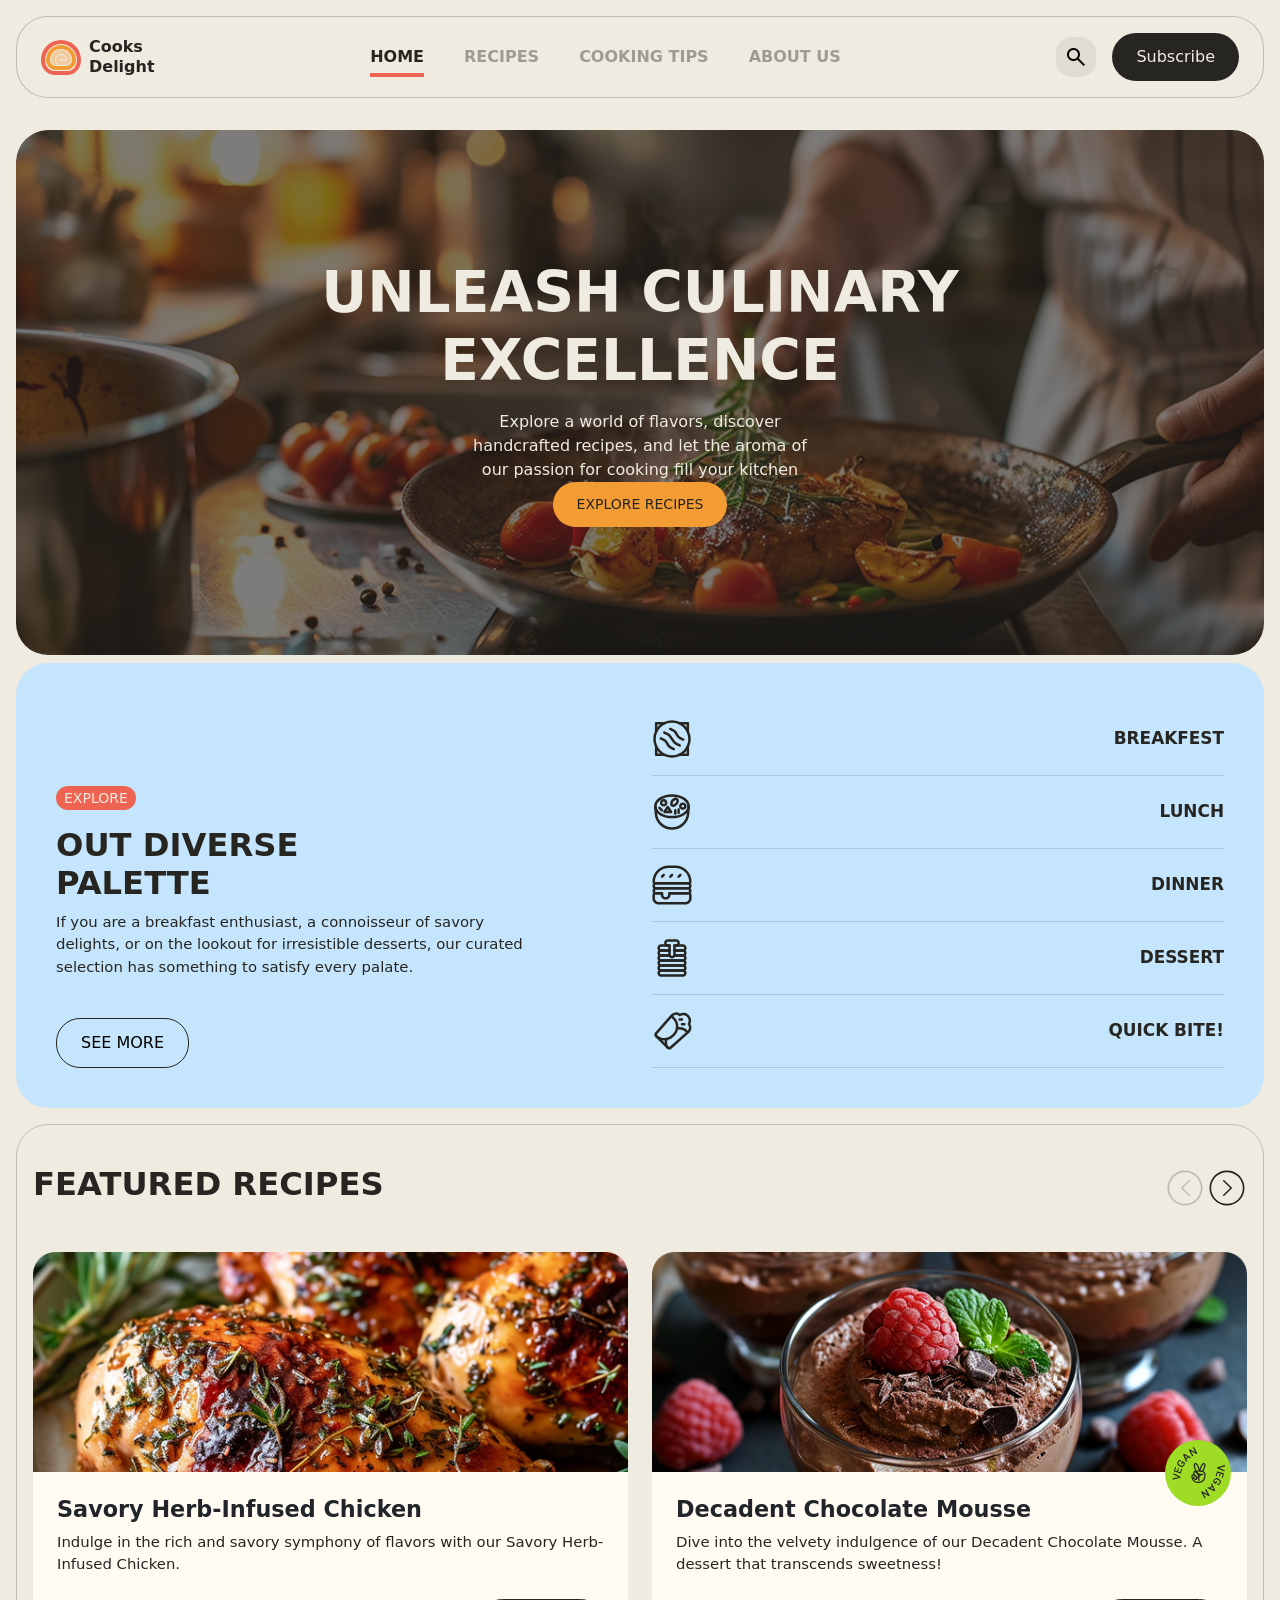
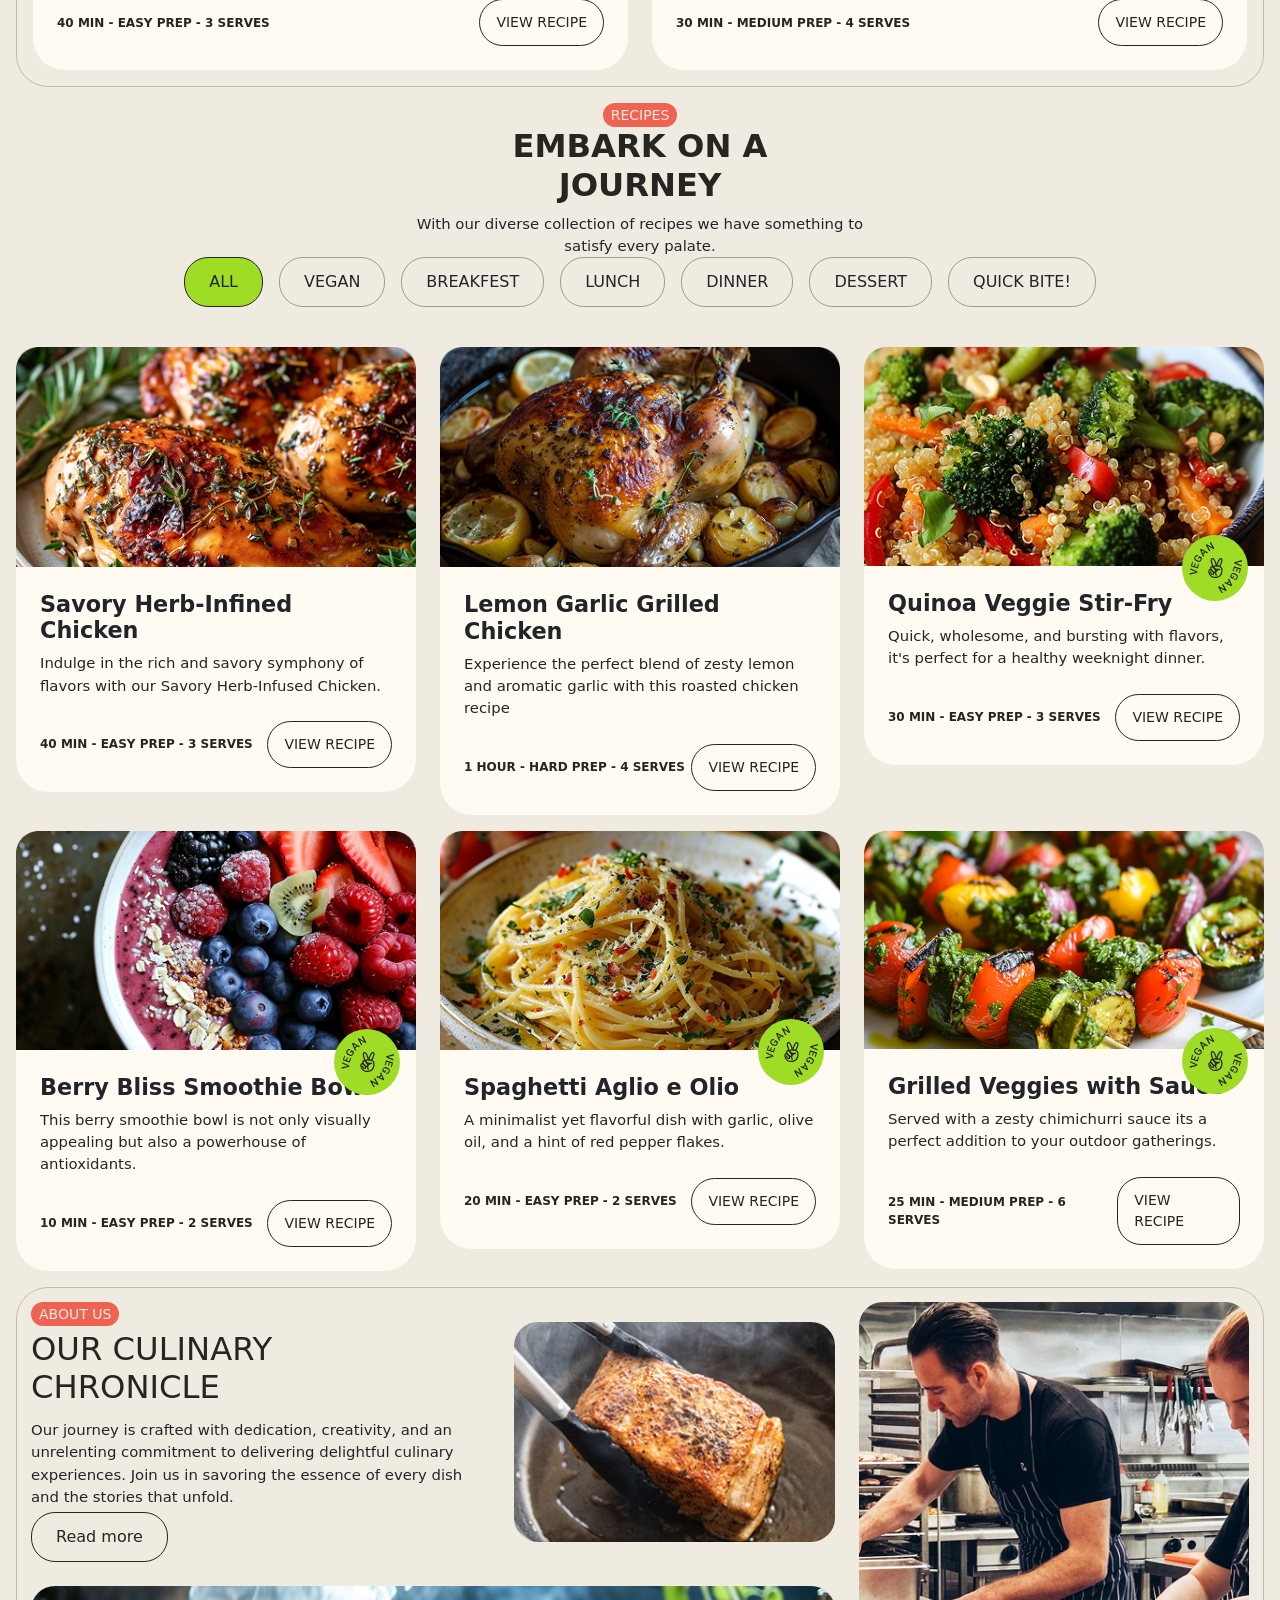
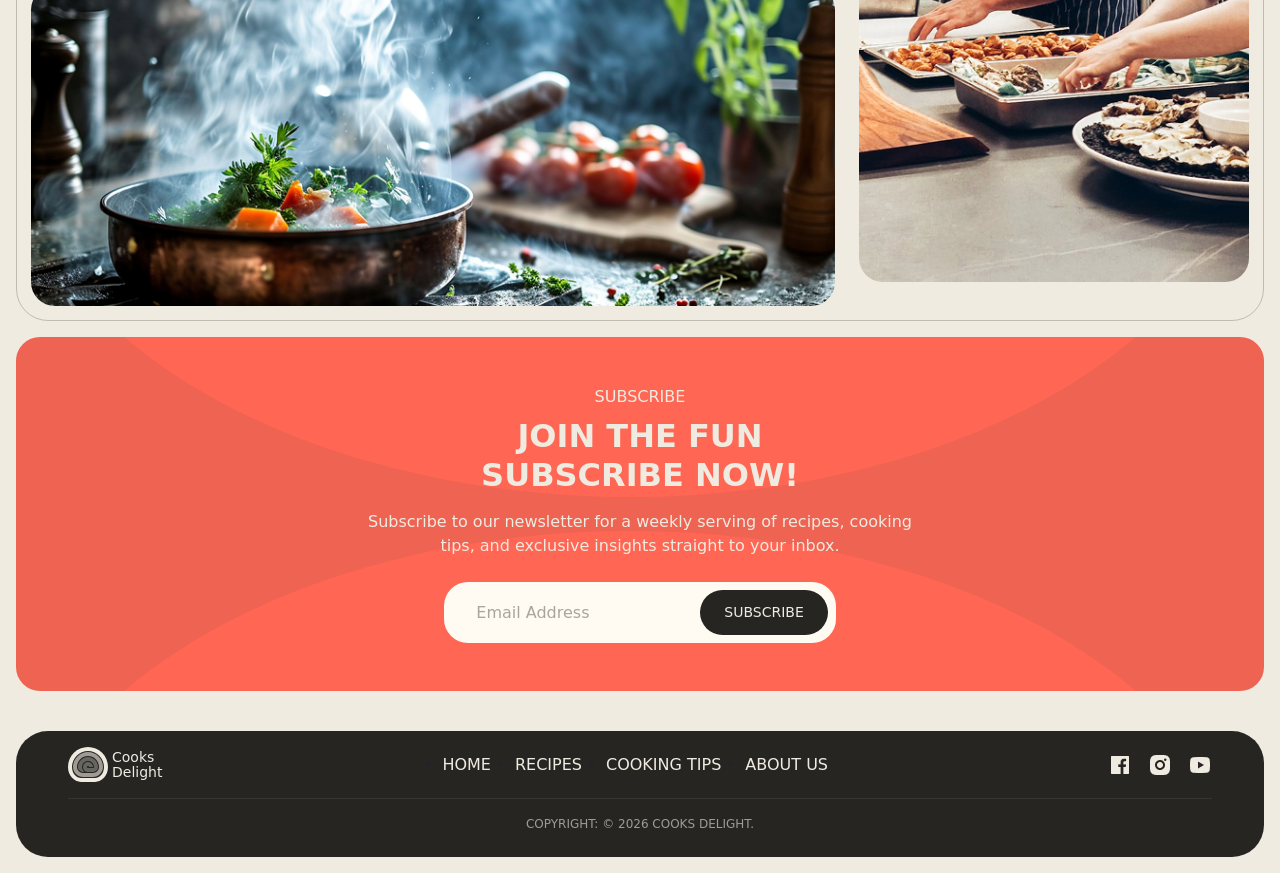
<file: index.html>
<!doctype html>
<html lang="en">

<head>
  <meta charset="UTF-8" />
  <meta name="viewport" content="width=device-width, initial-scale=1.0" />
  <link rel="icon" href="img/logo.svg" type="image/x-icon" />
  <title>Cooks Delight</title>
  <link href="https://cdn.jsdelivr.net/npm/bootstrap@5.3.8/dist/css/bootstrap.min.css" rel="stylesheet"
    integrity="sha384-sRIl4kxILFvY47J16cr9ZwB07vP4J8+LH7qKQnuqkuIAvNWLzeN8tE5YBujZqJLB" crossorigin="anonymous" />
  <link
    href="https://fonts.googleapis.com/css2?family=Material+Symbols+Outlined:wght,FILL@100..700,0..1&amp;display=swap"
    rel="stylesheet" />
  <link
    href="https://fonts.googleapis.com/css2?family=Material+Symbols+Outlined:wght,FILL@100..700,0..1&amp;display=swap"
    rel="stylesheet" />
  <link rel="stylesheet" href="css/style.css" />
</head>

<body>
  <header class="position-sticky w-100 top-0 p-3">
    <div class="mobile-nav d-lg-none">
      <div class="mobile-menu d-lg-none">
        <div class="mobile-menu-body">
          <nav class="w-100">
            <ul class="p-0">
              <li>
                <a href="index.html" class="text-uppercase active">Home</a>
              </li>
              <li>
                <a href="recipes.html" class="text-uppercase">Recipes</a>
              </li>
              <li>
                <a href="cookingtips.html" class="text-uppercase">Cooking tips</a>
              </li>
              <li>
                <a href="aboutus.html" class="text-uppercase">About us</a>
              </li>
            </ul>
          </nav>
          <div class="d-flex justify-content-center align-items-center gap-3">
            <button class="btn-mobile d-flex justify-content-center align-items-center">
              <span class="material-symbols-outlined"> search </span>
            </button>
            <button class="btn-mobile sub d-flex justify-content-center align-items-center">
              Subscribe
            </button>
          </div>
          <div class="link-wrapper d-flex align-items-center justify-content-center gap-3">
            <a href="#">
              <img src="img/facebook.png" alt="Facebook" />
            </a>
            <a href="#">
              <img src="img/instagram.png" alt="Instagram" />
            </a>
            <a href="#">
              <img src="img/youtube.png" alt="Youtube" />
            </a>
          </div>
        </div>
      </div>
    </div>
    <div class="desktop-menu mx-auto">
      <div class="container-fluid py-3 px-4">
        <nav class="d-flex align-items-center justify-content-between">
          <div class="d-flex gap-2 align-items-center justify-content-center">
            <img src="img/Logo.svg" alt="Cooks Delight logo" />
            <span class="fw-bold lh-sm">Cooks <br />Delight</span>
          </div>
          <div class="d-none d-lg-flex justify-content-center align-items-center">
            <ul class="d-flex gap-4 m-0 p-0 fs-6 fw-bold">
              <li>
                <a href="index.html" class="text-uppercase active">Home</a>
              </li>
              <li>
                <a href="recipes.html" class="text-uppercase">Recipes</a>
              </li>
              <li>
                <a href="cookingtips.html" class="text-uppercase">Cooking tips</a>
              </li>
              <li>
                <a href="aboutus.html" class="text-uppercase">About us</a>
              </li>
            </ul>
          </div>
          <div class="d-none d-lg-flex gap-3 align-items-center justify-content-center">
            <button class="btn-light d-flex justify-content-center align-items-center">
              <span class="material-symbols-outlined"> search </span>
            </button>
            <button class="btn-sub d-flex justify-content-center align-items-center">
              Subscribe
            </button>
          </div>
          <div class="mobile-nav d-lg-none d-flex align-items-center">
            <button id="menu-mobile-button"
              class="btn-light d-flex align-items-center justify-content-center fs-6 fw-medium">
              <svg viewBox="0 0 24 24" xmlns="http://www.w3.org/2000/svg" width="24" height="24" style="cursor:pointer">
                <g stroke-width="1.5" stroke-linecap="round">
                  <line id="svg-top"    class="bar" x1="3" y1="6"  x2="21" y2="6"/>
                  <line id="svg-middle" class="bar" x1="3" y1="12" x2="21" y2="12"/>
                  <line id="svg-bottom" class="bar" x1="3" y1="18" x2="21" y2="18"/>
                </g>
              </svg>
            </button>
          </div>
        </nav>
      </div>
    </div>
  </header>

  <main class="p-3">
    <section class="hero mx-auto">
      <div class="hero-content">
        <div class="row">
          <div class="col-12">
            <div class="d-flex flex-column justify-content-center align-items-center gap-2">
              <h1 class="text-uppercase fw-bolder text-center">
                Unleash Culinary<br />Excellence
              </h1>
              <p class="text-center">
                Explore a world of flavors, discover<br />handcrafted recipes,
                and let the aroma of<br />our passion for cooking fill your
                kitchen
              </p>
            </div>
          </div>
          <div class="col-12 d-flex align-items-center justify-content-center">
            <button class="text-uppercase">Explore Recipes</button>
          </div>
        </div>
      </div>
    </section>

    <section class="explore mx-auto">
      <div class="explore-content">
        <div class="row gap-5 gap-md-0">
          <div class="col-12 col-md-6 align-self-end">
            <div class="text-wrapper d-flex flex-column">
              <div class="d-flex flex-column gap-3">
                <span class="text-uppercase">Explore</span>
                <div>
                  <h2 class="text-uppercase fw-bold">Out diverse<br />palette</h2>
                  <p>
                    If you are a breakfast enthusiast, a connoisseur of savory
                    delights, or on the lookout for irresistible desserts, our
                    curated selection has something to satisfy every palate.
                  </p>
                </div>
              </div>
              <button class="text-uppercase">See more</button>
            </div>
          </div>
          <div class="col-12 col-md-6">
            <div class="d-flex flex-column">
              <ul>
                <li>
                  <img src="img/breakfest.svg" alt="breakfest">
                  <p class="text-uppercase">Breakfest</p>
                </li>
                <li>
                  <img src="img/lunch.svg" alt="lunch">
                  <p class="text-uppercase">Lunch</p>
                </li>
                <li>
                  <img src="img/dinner.svg" alt="dinner">
                  <p class="text-uppercase">Dinner</p>
                </li>
                <li>
                  <img src="img/dessert.svg" alt="dessert">
                  <p class="text-uppercase">Dessert</p>
                </li>
                <li>
                  <img src="img/quickbite.svg" alt="quick bite">
                  <p class="text-uppercase">quick bite!</p>
                </li>
              </ul>
            </div>
          </div>
        </div>
      </div>
    </section>

    <section class="featured mx-auto">
      <div class="featured-content d-flex flex-column">
        <div class="header">
          <h2 class="text-uppercase fw-bold">Featured recipes</h2>
          <div class="controlls">
            <button>
              <img src="img/Arrow Left.svg" alt="Prev">
            </button>
            <button>
              <img src="img/Arrow Right.svg" alt="Next">
            </button>
          </div>
        </div>
        <div class="row gap-3 gap-lg-0">
          <div class="col-12 col-lg-6">
            <article class="card border-0">
              <img src="img/Savory Herb-Infused Chicken.png" class="card-img-top" alt="Savory Herb-Infused Chicken">
              <div class="card-body p-4 d-flex flex-column">
                <h3 class="card-title fw-bold mb-2">
                  Savory Herb-Infused Chicken
                </h3>
                <p class="card-text mb-4">
                  Indulge in the rich and savory symphony of flavors with our Savory Herb-Infused Chicken.
                </p>
                <div class="mt-auto d-flex flex-column flex-lg-row gap-3 gap-lg-0 justify-content-between align-items-center">
                  <span class="fw-bold text-uppercase">40 MIN - EASY PREP - 3 SERVES</span>
                  <a href="#" class="px-3 py-1.5 fw-medium transition">VIEW RECIPE</a>
                </div>
              </div>
            </article>
          </div>
          <div class="col-12 col-lg-6">
            <article class="card border-0">
              <img src="img/Decadent Chocolate Mousse.png" class="card-img-top" alt="Decadent Chocolate Mousse">
              <div class="vegan position-absolute d-flex align-items-center justify-content-center" >
                <img src="img/vegan-tag.svg" alt="Vegan">
              </div>
              <div class="card-body p-4 d-flex flex-column">
                <h3 class="card-title fw-bold mb-2">
                  Decadent Chocolate Mousse
                </h3>
                <p class="card-text mb-4">
                  Dive into the velvety indulgence of our Decadent Chocolate Mousse. A dessert that transcends sweetness!
                </p>
                <div class="mt-auto d-flex flex-column flex-lg-row gap-3 gap-lg-0 justify-content-between align-items-center">
                  <span class="fw-bold text-uppercase">30 MIN - MEDIUM PREP - 4 SERVES</span>
                  <a href="#" class="px-3 py-1.5 fw-medium transition">VIEW RECIPE</a>
                </div>
              </div>
            </article>
          </div>
        </div>
      </div>
    </section>

    <section class="cards mx-auto">
      <div class="cards-content d-flex flex-column">
        <div class="header">
          <div class="d-flex align-items-center justify-content-center flex-column">
            <div class="d-flex align-items-center justify-content-center flex-column">
              <span class="text-uppercase">recipes</span>
            <h2 class="text-uppercase text-center fw-bold">Embark on a<br> journey</h2>
            <p class="text-center">With our diverse collection of recipes we have something to<br>satisfy every palate.</p>
            </div>
            <div class="pills">
              <div class="pill text-uppercase active">All</div>
              <div class="pill text-uppercase">Vegan</div>
              <div class="pill text-uppercase">Breakfest</div>
              <div class="pill text-uppercase">Lunch</div>
              <div class="pill text-uppercase">Dinner</div>
              <div class="pill text-uppercase">Dessert</div>
              <div class="pill text-uppercase">Quick bite!</div>
            </div>
          </div>
        </div>
        <div class="row gap-3 gap-lg-0 mb-3">
          <div class="col-12 col-lg-4">
            <article class="card border-0">
              <img src="img/Savory Herb-Infused Chicken2.png" class="card-img-top" alt="Savory Herb-Infined Chicken">
              <div class="card-body p-4 d-flex flex-column">
                <h3 class="card-title fw-bold mb-2">
                  Savory Herb-Infined Chicken
                </h3>
                <p class="card-text mb-4">
                  Indulge in the rich and savory symphony of flavors with our Savory Herb-Infused Chicken.
                </p>
                <div class="mt-auto d-flex flex-column flex-lg-row gap-3 gap-lg-0 justify-content-between align-items-center">
                  <span class="fw-bold text-uppercase">40 MIN - EASY PREP - 3 SERVES</span>
                  <a href="#" class="px-3 py-1.5 fw-medium transition">VIEW RECIPE</a>
                </div>
              </div>
            </article>
          </div>
          <div class="col-12 col-lg-4">
            <article class="card border-0">
              <img src="img/Lemon Garlic Grilled Chicken.png" class="card-img-top" alt="Lemon Garlic Grilled Chicken">
              <div class="card-body p-4 d-flex flex-column">
                <h3 class="card-title fw-bold mb-2">
                  Lemon Garlic Grilled Chicken
                </h3>
                <p class="card-text mb-4">
                  Experience the perfect blend of zesty lemon and aromatic garlic with this roasted chicken recipe
                </p>
                <div class="mt-auto d-flex flex-column flex-lg-row gap-3 gap-lg-0 justify-content-between align-items-center">
                  <span class="fw-bold text-uppercase">1 hour - hard prep - 4 serves</span>
                  <a href="#" class="px-3 py-1.5 fw-medium transition">VIEW RECIPE</a>
                </div>
              </div>
            </article>
          </div>
          <div class="col-12 col-lg-4">
            <article class="card border-0">
              <img src="img/Quinoa Veggie Stir-Fry.png" class="card-img-top" alt="Quinoa Veggie Stir-Fry">
              <div class="vegan position-absolute d-flex align-items-center justify-content-center" >
                <img src="img/vegan-tag.svg" alt="Vegan">
              </div>
              <div class="card-body p-4 d-flex flex-column">
                <h3 class="card-title fw-bold mb-2">
                  Quinoa Veggie Stir-Fry
                </h3>
                <p class="card-text mb-4">
                  Quick, wholesome, and bursting with flavors, it's perfect for a healthy weeknight dinner.
                </p>
                <div class="mt-auto d-flex flex-column flex-lg-row gap-3 gap-lg-0 justify-content-between align-items-center">
                  <span class="fw-bold text-uppercase">30 Min - easy prep - 3 serves</span>
                  <a href="#" class="px-3 py-1.5 fw-medium transition">VIEW RECIPE</a>
                </div>
              </div>
            </article>
          </div>
        </div>
        <div class="row gap-3 gap-lg-0">
          <div class="col-12 col-lg-4">
            <article class="card border-0">
              <img src="img/Berry Bliss Smoothie Bowl.png" class="card-img-top" alt="Berry Bliss Smoothie Bowl">
              <div class="vegan position-absolute d-flex align-items-center justify-content-center" >
                <img src="img/vegan-tag.svg" alt="Vegan">
              </div>
              <div class="card-body p-4 d-flex flex-column">
                <h3 class="card-title fw-bold mb-2">
                  Berry Bliss Smoothie Bowl
                </h3>
                <p class="card-text mb-4">
                  This berry smoothie bowl is not only visually appealing but also a powerhouse of antioxidants.
                </p>
                <div class="mt-auto d-flex flex-column flex-lg-row gap-3 gap-lg-0 justify-content-between align-items-center">
                  <span class="fw-bold text-uppercase">10 Min - easy prep - 2 serves</span>
                  <a href="#" class="px-3 py-1.5 fw-medium transition">VIEW RECIPE</a>
                </div>
              </div>
            </article>
          </div>
          <div class="col-12 col-lg-4">
            <article class="card border-0">
              <img src="img/Spaghetti Aglio e Olio.png" class="card-img-top" alt="Spaghetti Aglio e Olio">
                            <div class="vegan position-absolute d-flex align-items-center justify-content-center" >
                <img src="img/vegan-tag.svg" alt="Vegan">
              </div>
              <div class="card-body p-4 d-flex flex-column">
                <h3 class="card-title fw-bold mb-2">
                  Spaghetti Aglio e Olio
                </h3>
                <p class="card-text mb-4">
                  A minimalist yet flavorful dish with garlic, olive oil, and a hint of red pepper flakes.
                </p>
                <div class="mt-auto d-flex flex-column flex-lg-row gap-3 gap-lg-0 justify-content-between align-items-center">
                  <span class="fw-bold text-uppercase">20 min - easy prep - 2 serves</span>
                  <a href="#" class="px-3 py-1.5 fw-medium transition">VIEW RECIPE</a>
                </div>
              </div>
            </article>
          </div>
          <div class="col-12 col-lg-4">
            <article class="card border-0">
              <img src="img/Grilled Veggies with Sauce.png" class="card-img-top" alt="Grilled Veggies with Sauce">
              <div class="vegan position-absolute d-flex align-items-center justify-content-center" >
                <img src="img/vegan-tag.svg" alt="Vegan">
              </div>
              <div class="card-body p-4 d-flex flex-column">
                <h3 class="card-title fw-bold mb-2">
                  Grilled Veggies with Sauce
                </h3>
                <p class="card-text mb-4">
                  Served with a zesty chimichurri sauce its a perfect addition to your outdoor gatherings.
                </p>
                <div class="mt-auto d-flex flex-column flex-lg-row gap-3 gap-lg-0 justify-content-between align-items-center">
                  <span class="fw-bold text-uppercase">25 Min - medium prep - 6 serves</span>
                  <a href="#" class="px-3 py-1.5 fw-medium transition">VIEW RECIPE</a>
                </div>
              </div>
            </article>
          </div>
        </div>
      </div>
    </section>

    <section class="aboutus mx-auto">
      <div class="aboutus-content">
        <div class="row g-4">
          <div class="col-lg-8 d-flex flex-column gap-4">

            <div class="row g-4 align-items-center">
              <div class="col-md-7 order-1 d-flex flex-column gap-1">
                <span class="text-uppercase">About Us</span>
                <h2 class="text-uppercase">Our culinary<br>chronicle</h2>
                <p>Our journey is crafted with dedication, creativity, and an unrelenting commitment to delivering delightful culinary experiences. Join us in savoring the essence of every dish and the stories that unfold.</p>
                <a href="#">Read more</a>
              </div>
              <div class="col-md-5 order-2">
                <img src="img/maso.png" class="img-fluid w-100 object-fit-cover" alt="Searing meat" style="height: 220px;">
              </div>
            </div>

            <div class="w-100">
              <img src="img/pan.png" class="img-fluid w-100 object-fit-cover" alt="Cooking process" style="height: 320px;">
            </div>

          </div>
          <div class="col-lg-4 d-flex">
            <img src="img/kitchen.png" class="img-fluid w-100 object-fit-cover flex-grow-1" alt="Chefs in the kitchen" style="min-height: 324px; max-height: 580px;">
          </div>
        </div>
      </div>
    </section>

    <section class="cta mx-auto">
      <div class="cta-content">
        <div class="mx-auto py-5">
          <div class="row gap-4">
            <div class="col-12">
              <div class="d-flex flex-column gap-2 text-center">
                <span class="text-uppercase">Subscribe</span>
                <h2 class="text-uppercase fw-bold">
                  Join the fun<br />subscribe now!
                </h2>
                <p>
                  Subscribe to our newsletter for a weekly serving of recipes,
                  cooking<br />
                  tips, and exclusive insights straight to your inbox.
                </p>
              </div>
            </div>
            <div class="col-12 d-flex justify-content-center align-items-center">
              <form class="cta-input">
                <input type="email" placeholder="Email Address" />
                <button class="text-uppercase">Subscribe</button>
              </form>
            </div>
          </div>
        </div>
      </div>
    </section>
  </main>

  <footer class="w-100 p-3 bottom-0">
    <div class="footer-content mx-auto">
      <div class="container-fluid">
        <div class="row gap-3">
          <div class="col-12">
            <div class="footer-upper d-flex flex-column flex-md-row py-3 align-items-center justify-content-between">
              <div class="d-flex align-items-center justify-content-center gap-1">
                <img src="img/Logo_gray.svg" alt="" />
                <span class="logo-text"> Cooks<br />Delight </span>
              </div>
              <nav>
                <ul class="d-flex flex-column flex-md-row gap-3 gap-md-4 m-0 p-0 fs-6 fw-medium">
                  <li>
                    <a href="index.html" class="text-uppercase active">Home</a>
                  </li>
                  <li>
                    <a href="recipes.html" class="text-uppercase">Recipes</a>
                  </li>
                  <li>
                    <a href="cookingtips.html" class="text-uppercase">Cooking tips</a>
                  </li>
                  <li>
                    <a href="aboutus.html" class="text-uppercase">About us</a>
                  </li>
                </ul>
              </nav>
              <div class="media d-flex justify-content-center align-items-center gap-3">
                <img src="img/facebook.png" alt="Facebook" />
                <img src="img/instagram.png" alt="Instagram" />
                <img src="img/youtube.png" alt="Youtube" />
              </div>
            </div>
          </div>
          <div class="col-12 d-flex align-items-center justify-content-center">
            <span class="copy">COPYRIGHT: &copy; 2026 COOKS DELIGHT.</span>
          </div>
        </div>
      </div>
    </div>
  </footer>

  <script src="js/main.js"></script>
</body>

</html>
</file>
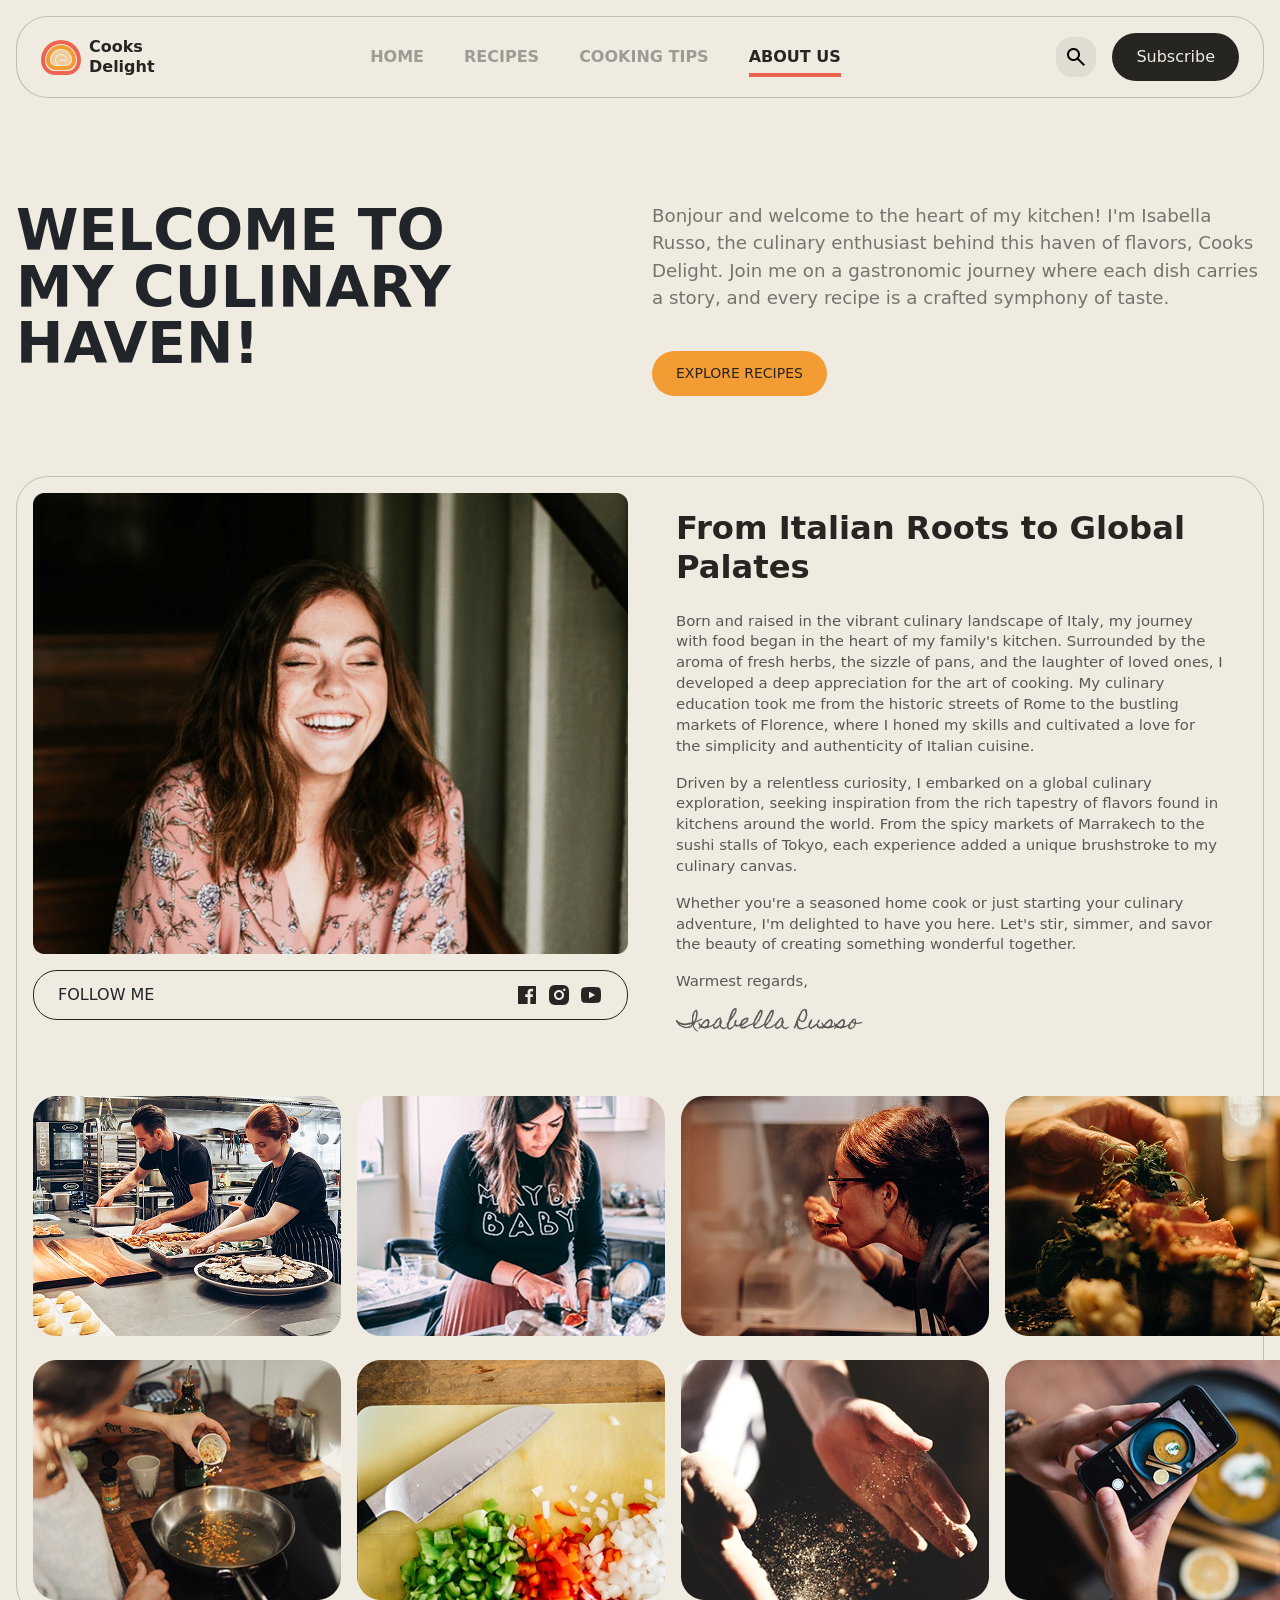
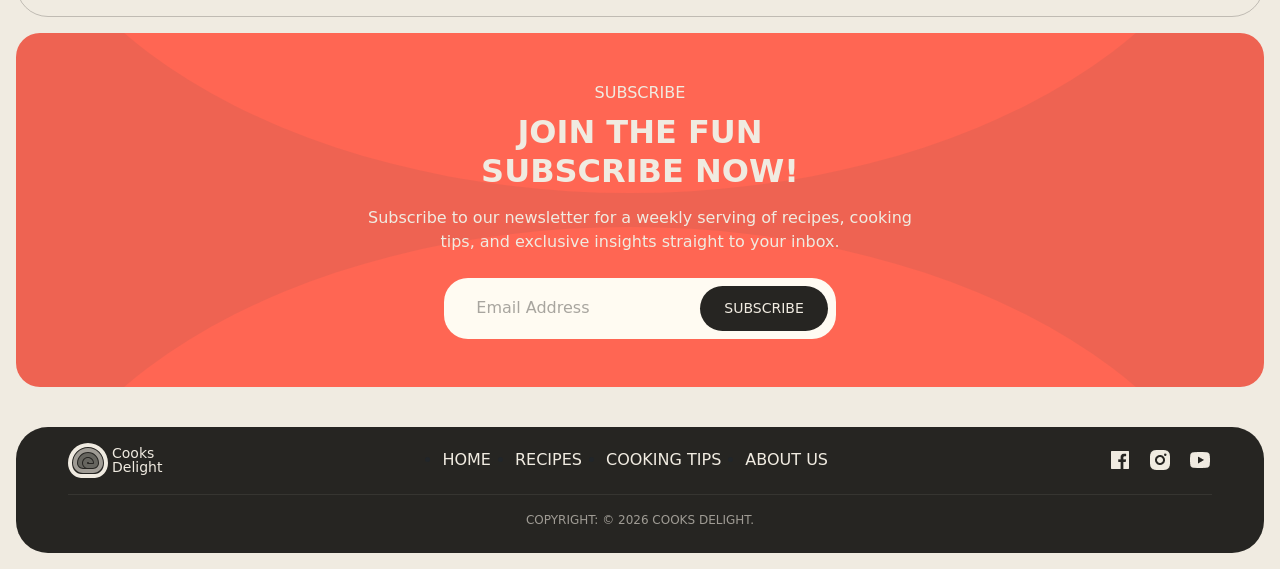
<file: aboutus.html>
<!doctype html>
<html lang="en">

<head>
  <meta charset="UTF-8" />
  <meta name="viewport" content="width=device-width, initial-scale=1.0" />
  <link rel="icon" href="img/logo.svg" type="image/x-icon" />
  <title>Cooks Delight</title>
  <link href="https://cdn.jsdelivr.net/npm/bootstrap@5.3.8/dist/css/bootstrap.min.css" rel="stylesheet"
    integrity="sha384-sRIl4kxILFvY47J16cr9ZwB07vP4J8+LH7qKQnuqkuIAvNWLzeN8tE5YBujZqJLB" crossorigin="anonymous" />
  <link
    href="https://fonts.googleapis.com/css2?family=Material+Symbols+Outlined:wght,FILL@100..700,0..1&amp;display=swap"
    rel="stylesheet" />
  <link
    href="https://fonts.googleapis.com/css2?family=Material+Symbols+Outlined:wght,FILL@100..700,0..1&amp;display=swap"
    rel="stylesheet" />
  <link rel="stylesheet" href="css/style.css" />
</head>

<body>
  <header class="position-sticky w-100 top-0 p-3">
    <div class="mobile-nav d-lg-none">
      <div class="mobile-menu d-lg-none">
        <div class="mobile-menu-body">
          <nav class="w-100">
            <ul class="p-0">
              <li>
                <a href="index.html" class="text-uppercase">Home</a>
              </li>
              <li>
                <a href="recipes.html" class="text-uppercase">Recipes</a>
              </li>
              <li>
                <a href="cookingtips.html" class="text-uppercase">Cooking tips</a>
              </li>
              <li>
                <a href="aboutus.html" class="text-uppercase active">About us</a>
              </li>
            </ul>
          </nav>
          <div class="d-flex justify-content-center align-items-center gap-3">
            <button class="btn-mobile d-flex justify-content-center align-items-center">
              <span class="material-symbols-outlined"> search </span>
            </button>
            <button class="btn-mobile sub d-flex justify-content-center align-items-center">
              Subscribe
            </button>
          </div>
          <div class="link-wrapper d-flex align-items-center justify-content-center gap-3">
            <a href="#">
              <img src="img/facebook.png" alt="Facebook" />
            </a>
            <a href="#">
              <img src="img/instagram.png" alt="Instagram" />
            </a>
            <a href="#">
              <img src="img/youtube.png" alt="Youtube" />
            </a>
          </div>
        </div>
      </div>
    </div>
    <div class="desktop-menu mx-auto">
      <div class="container-fluid py-3 px-4">
        <nav class="d-flex align-items-center justify-content-between">
          <div class="d-flex gap-2 align-items-center justify-content-center">
            <img src="img/Logo.svg" alt="Cooks Delight logo" />
            <span class="fw-bold lh-sm">Cooks <br />Delight</span>
          </div>
          <div class="d-none d-lg-flex justify-content-center align-items-center">
            <ul class="d-flex gap-4 m-0 p-0 fs-6 fw-bold">
              <li>
                <a href="index.html" class="text-uppercase">Home</a>
              </li>
              <li>
                <a href="recipes.html" class="text-uppercase">Recipes</a>
              </li>
              <li>
                <a href="cookingtips.html" class="text-uppercase">Cooking tips</a>
              </li>
              <li>
                <a href="aboutus.html" class="text-uppercase active">About us</a>
              </li>
            </ul>
          </div>
          <div class="d-none d-lg-flex gap-3 align-items-center justify-content-center">
            <button class="btn-light d-flex justify-content-center align-items-center">
              <span class="material-symbols-outlined"> search </span>
            </button>
            <button class="btn-sub d-flex justify-content-center align-items-center">
              Subscribe
            </button>
          </div>
          <div class="mobile-nav d-lg-none d-flex align-items-center">
            <button id="menu-mobile-button"
              class="btn-light d-flex align-items-center justify-content-center fs-6 fw-medium">
              <svg viewBox="0 0 24 24" xmlns="http://www.w3.org/2000/svg" width="24" height="24" style="cursor:pointer">
                <g stroke-width="1.5" stroke-linecap="round">
                  <line id="svg-top"    class="bar" x1="3" y1="6"  x2="21" y2="6"/>
                  <line id="svg-middle" class="bar" x1="3" y1="12" x2="21" y2="12"/>
                  <line id="svg-bottom" class="bar" x1="3" y1="18" x2="21" y2="18"/>
                </g>
              </svg>
            </button>
          </div>
        </nav>
      </div>
    </div>
  </header>

  <main class="p-3">
        <section class="hero-alt mx-auto">
            <div class="alt-content">
                <div class="row gap-3 gap-lg-0">
                    <div class="col-12 col-lg-6">
                        <h1 class="text-uppercase">Welcome to<br> my Culinary<br> Haven!</h1>
                    </div>
                    <div class="text col-12 col-lg-6">
                        <p>Bonjour and welcome to the heart of my kitchen! I'm Isabella Russo, the culinary enthusiast behind this haven of flavors, Cooks Delight. Join me on a gastronomic journey where each dish carries a story, and every recipe is a crafted symphony of taste.</p>
                        <a href="#" class="text-uppercase">Explore recipes</a>
                    </div>
                </div>
            </div>
        </section>

    <section class="about mx-auto">
        <div class="about-content">
            <div class="row">
                <div class="col-12 col-md-6 gap-3 d-flex flex-column">
                    <img src="img/Author Image.png" alt="Author">
                    <div class="follow">
                        <p class="text-uppercase">Follow me</p>
                        <div class="d-flex align-items-center justify-content-center gap-2">
                            <img src="img/facebook-dark.png" alt="Facebook">
                            <img src="img/instagram-dark.png" alt="Instagram">
                            <img src="img/youtube-dark.png" alt="Youtube">
                        </div>
                    </div>
                </div>
                <div class="col-12 col-md-6">
                  <div class="message">
                                      <h2>From Italian Roots to Global Palates</h2>
                  <p>Born and raised in the vibrant culinary landscape of Italy, my journey with food began in the heart of my family's kitchen. Surrounded by the aroma of fresh herbs, the sizzle of pans, and the laughter of loved ones, I developed a deep appreciation for the art of cooking. My culinary education took me from the historic streets of Rome to the bustling markets of Florence, where I honed my skills and cultivated a love for the simplicity and authenticity of Italian cuisine.</p>
                  <p>Driven by a relentless curiosity, I embarked on a global culinary exploration, seeking inspiration from the rich tapestry of flavors found in kitchens around the world. From the spicy markets of Marrakech to the sushi stalls of Tokyo, each experience added a unique brushstroke to my culinary canvas.</p>
                  <p>Whether you're a seasoned home cook or just starting your culinary adventure, I'm delighted to have you here. Let's stir, simmer, and savor the beauty of creating something wonderful together.</p>
                  <p>Warmest regards,</p>
                  <img src="img/signature.png" alt="signature">
                  </div>
                </div>
            </div>
            <div class="row gap-4">
              <div class="col-12 d-flex flex-column flex-md-row gap-3">
                <img class="ratio-4x3 ratio" src="img/about/Image.png" alt="">
                <img class="ratio-4x3 ratio" src="img/about/Image(1).png" alt="">
                <img class="ratio-4x3 ratio" src="img/about/Image(2).png" alt="">
                <img class="ratio-4x3 ratio" src="img/about/Image(3).png" alt="">
              </div>
              <div class="col-12 d-flex flex-column flex-md-row gap-3">
                <img class="ratio-4x3 ratio" src="img/about/Image(4).png" alt="">
                <img class="ratio-4x3 ratio" src="img/about/Image(5).png" alt="">
                <img class="ratio-4x3 ratio" src="img/about/Image(6).png" alt="">
                <img class="ratio-4x3 ratio" src="img/about/Image(7).png" alt="">
              </div>
            </div>
        </div>
    </section>

    <section class="cta mx-auto">
      <div class="cta-content">
        <div class="mx-auto py-5">
          <div class="row gap-4">
            <div class="col-12">
              <div class="d-flex flex-column gap-2 text-center">
                <span class="text-uppercase">Subscribe</span>
                <h2 class="text-uppercase fw-bold">Join the fun<br>subscribe now!</h2>
                <p>Subscribe to our newsletter for a weekly serving of recipes, cooking<br> tips, and exclusive insights
                  straight to your inbox.</p>
              </div>
            </div>
            <div class="col-12 d-flex justify-content-center align-items-center">
              <form class="cta-input">
                <input type="email" placeholder="Email Address">
                <button class="text-uppercase">Subscribe</button>
              </form>
            </div>
          </div>
        </div>
      </div>
    </section>
  </main>

  <footer class="w-100 p-3 bottom-0">
    <div class="footer-content mx-auto">
      <div class="container-fluid">
        <div class="row gap-3">
          <div class="col-12">
            <div class="footer-upper d-flex flex-column flex-md-row py-3 align-items-center justify-content-between">
              <div class="d-flex align-items-center justify-content-center gap-1">
                <img src="img/Logo_gray.svg" alt="">
                <span class="logo-text">
                  Cooks<br>Delight
                </span>
              </div>
              <nav>
                <ul class="d-flex flex-column flex-md-row gap-3 gap-md-4 m-0 p-0 fs-6 fw-medium">
                  <li>
                    <a href="index.html" class="text-uppercase active">Home</a>
                  </li>
                  <li>
                    <a href="recipes.html" class="text-uppercase">Recipes</a>
                  </li>
                  <li>
                    <a href="cookingtips.html" class="text-uppercase">Cooking tips</a>
                  </li>
                  <li>
                    <a href="aboutus.html" class="text-uppercase">About us</a>
                  </li>
                </ul>
              </nav>
              <div class="media d-flex justify-content-center align-items-center gap-3">
                <img src="img/facebook.png" alt="Facebook">
                <img src="img/instagram.png" alt="Instagram">
                <img src="img/youtube.png" alt="Youtube">
              </div>
            </div>
          </div>
          <div class="col-12 d-flex align-items-center justify-content-center">
            <span class="copy">COPYRIGHT: &copy; 2026 COOKS DELIGHT.</span>
          </div>
        </div>
      </div>
    </div>
  </footer>

  <script src="js/main.js"></script>
</body>

</html>
</file>
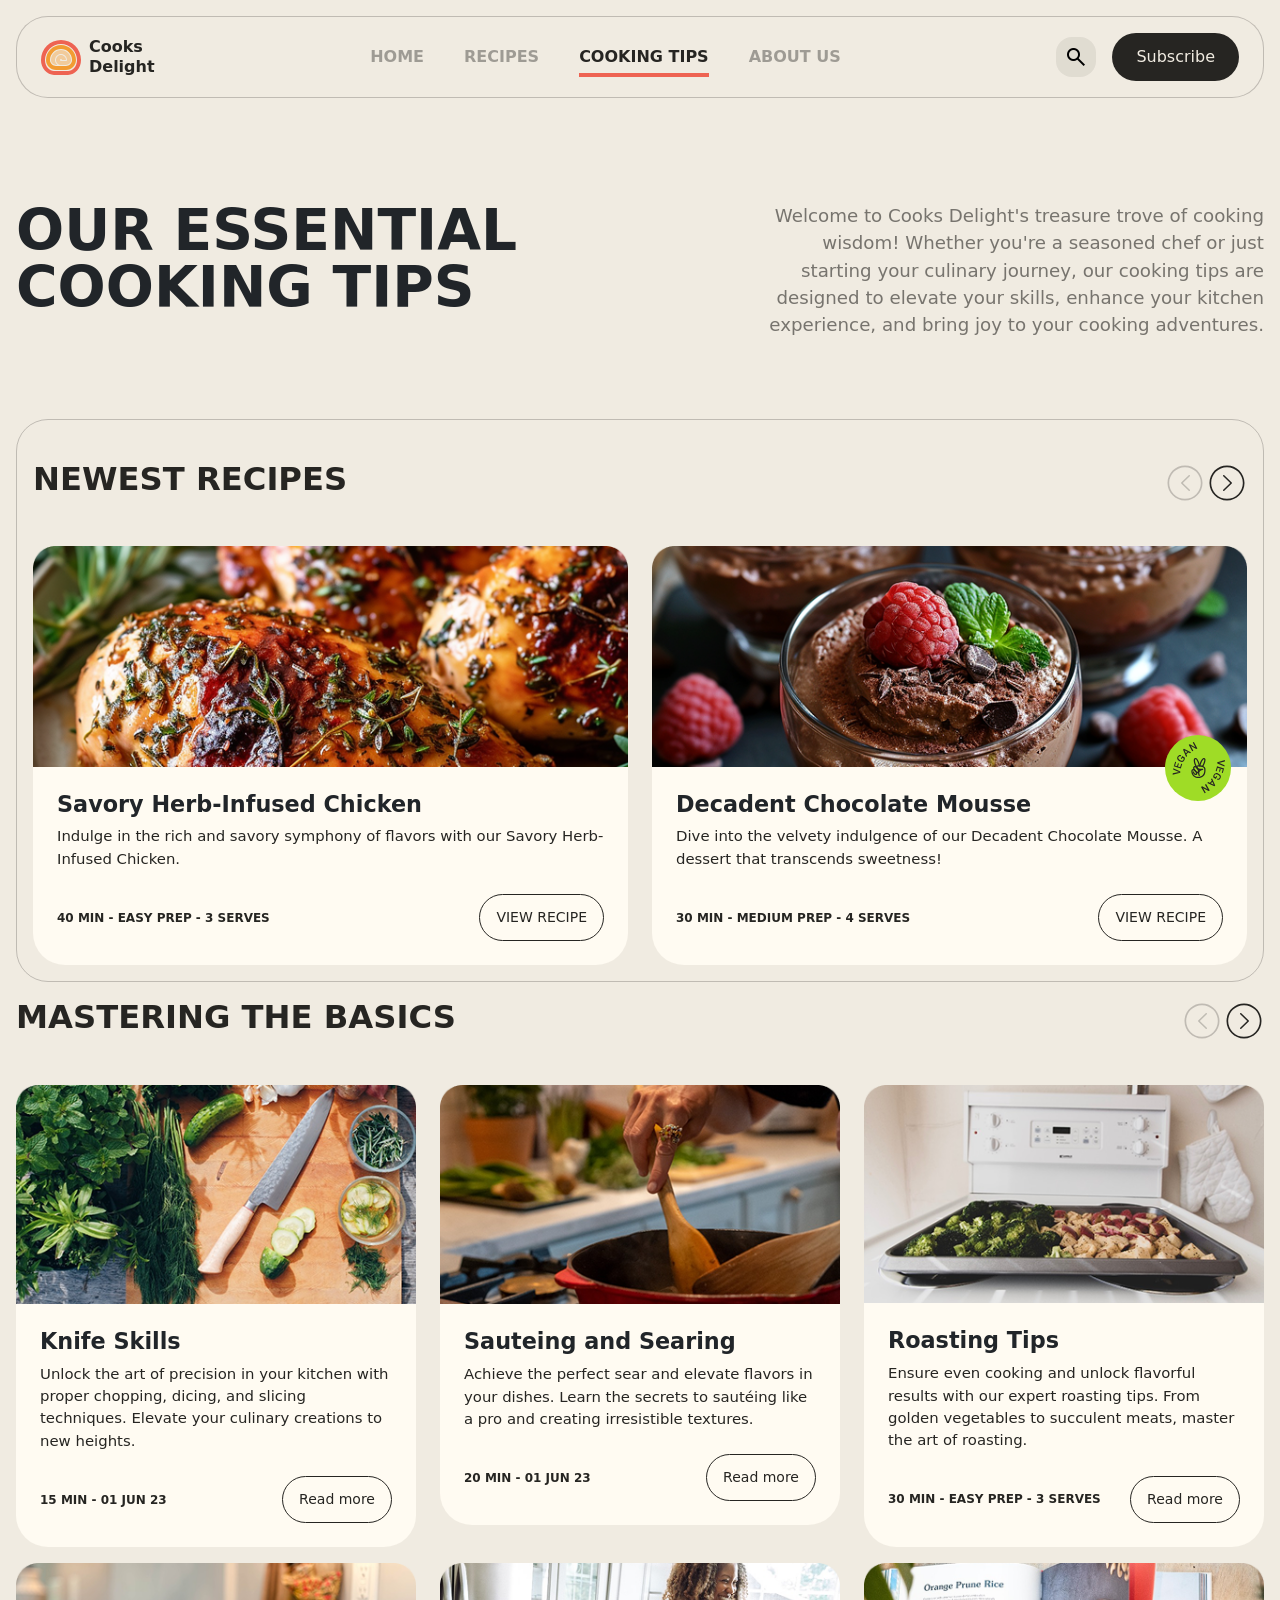
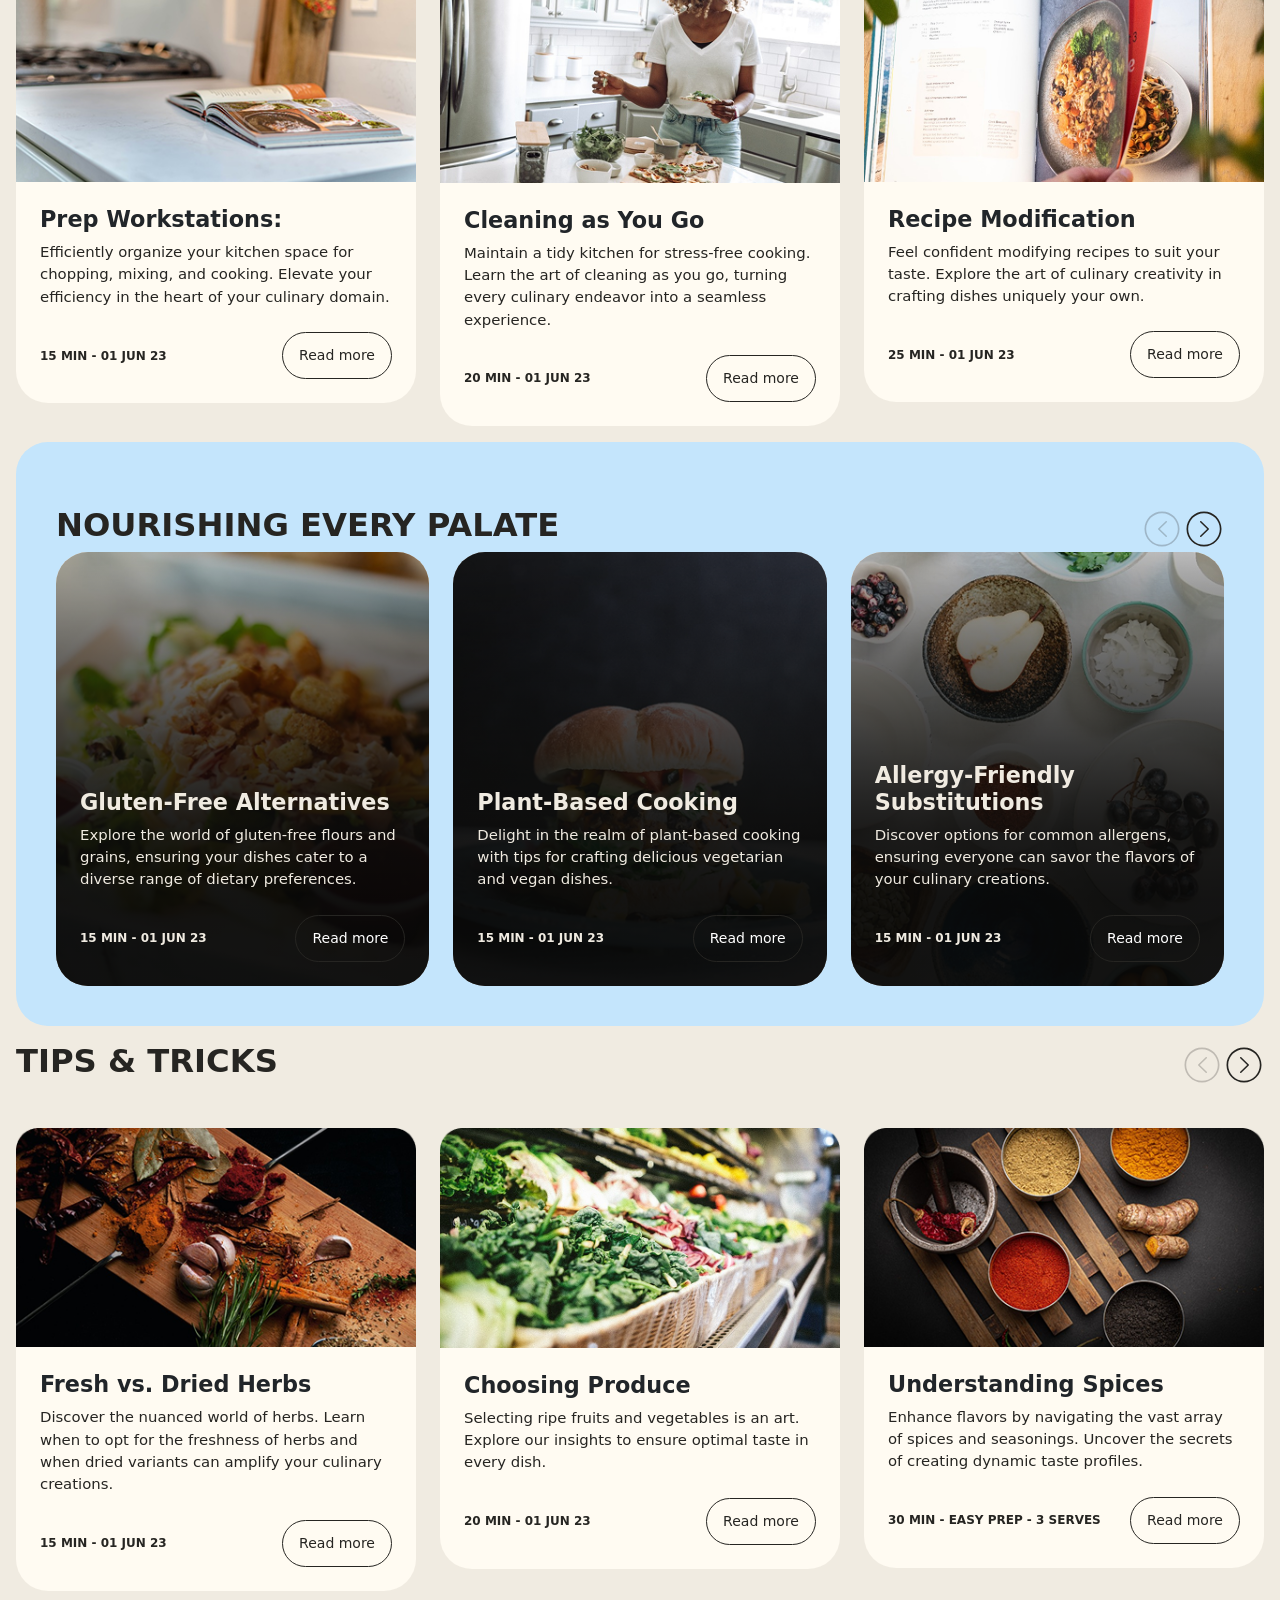
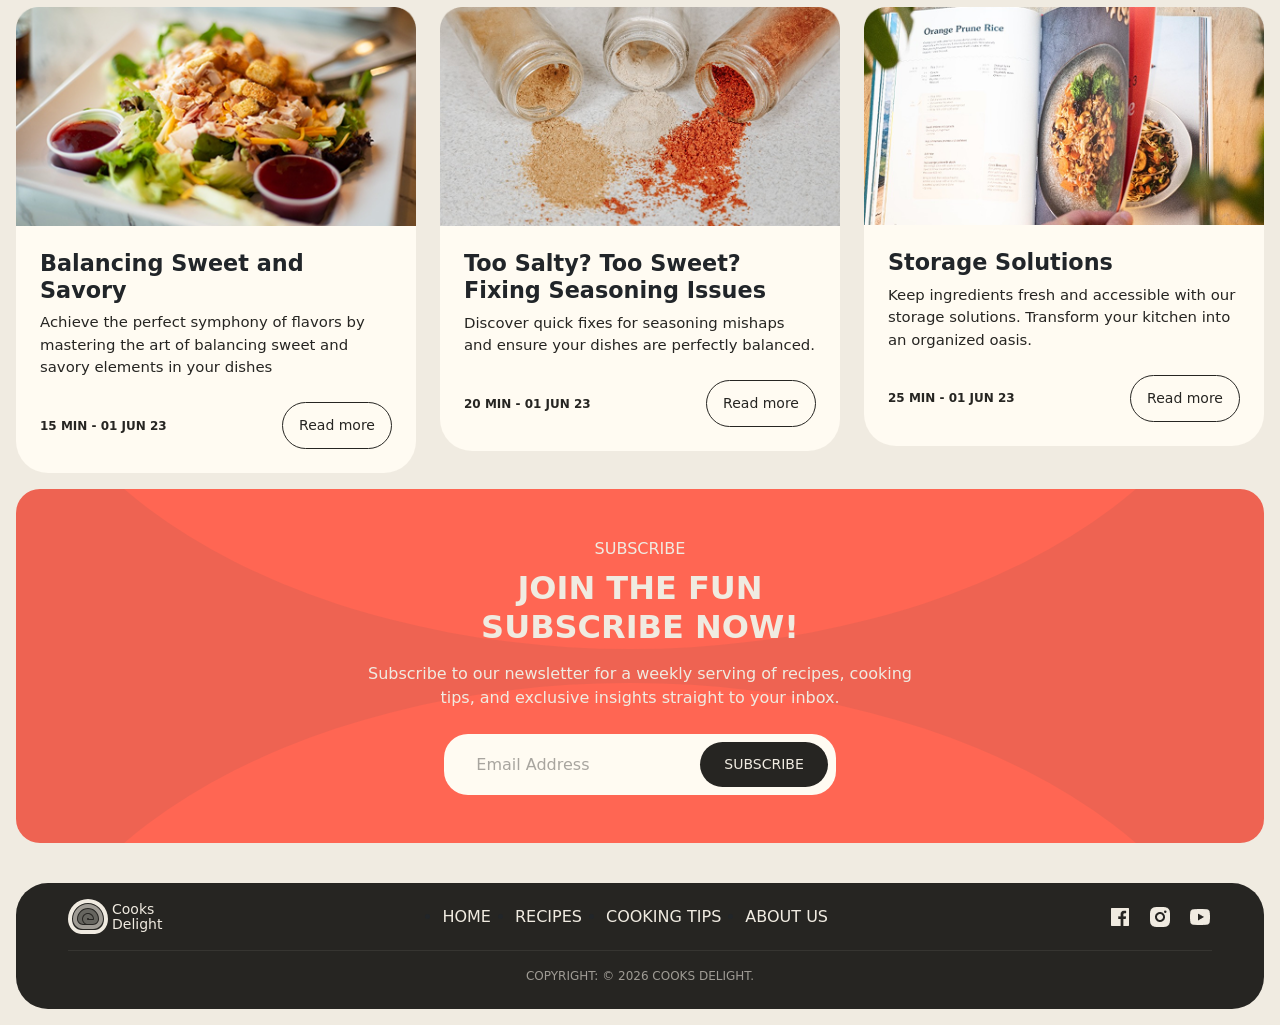
<file: cookingtips.html>
<!doctype html>
<html lang="en">

<head>
    <meta charset="UTF-8" />
    <meta name="viewport" content="width=device-width, initial-scale=1.0" />
    <link rel="icon" href="img/logo.svg" type="image/x-icon" />
    <title>Cooks Delight</title>
    <link href="https://cdn.jsdelivr.net/npm/bootstrap@5.3.8/dist/css/bootstrap.min.css" rel="stylesheet"
        integrity="sha384-sRIl4kxILFvY47J16cr9ZwB07vP4J8+LH7qKQnuqkuIAvNWLzeN8tE5YBujZqJLB" crossorigin="anonymous" />
    <link
        href="https://fonts.googleapis.com/css2?family=Material+Symbols+Outlined:wght,FILL@100..700,0..1&amp;display=swap"
        rel="stylesheet" />
    <link
        href="https://fonts.googleapis.com/css2?family=Material+Symbols+Outlined:wght,FILL@100..700,0..1&amp;display=swap"
        rel="stylesheet" />
    <link rel="stylesheet" href="css/style.css" />
</head>

<body>
    <header class="position-sticky w-100 top-0 p-3">
        <div class="mobile-nav d-lg-none">
            <div class="mobile-menu d-lg-none">
                <div class="mobile-menu-body">
                    <nav class="w-100">
                        <ul class="p-0">
                            <li>
                                <a href="index.html" class="text-uppercase">Home</a>
                            </li>
                            <li>
                                <a href="recipes.html" class="text-uppercase">Recipes</a>
                            </li>
                            <li>
                                <a href="cookingtips.html" class="text-uppercase active">Cooking tips</a>
                            </li>
                            <li>
                                <a href="aboutus.html" class="text-uppercase">About us</a>
                            </li>
                        </ul>
                    </nav>
                    <div class="d-flex justify-content-center align-items-center gap-3">
                        <button class="btn-mobile d-flex justify-content-center align-items-center">
                            <span class="material-symbols-outlined"> search </span>
                        </button>
                        <button class="btn-mobile sub d-flex justify-content-center align-items-center">
                            Subscribe
                        </button>
                    </div>
                    <div class="link-wrapper d-flex align-items-center justify-content-center gap-3">
                        <a href="#">
                            <img src="img/facebook.png" alt="Facebook" />
                        </a>
                        <a href="#">
                            <img src="img/instagram.png" alt="Instagram" />
                        </a>
                        <a href="#">
                            <img src="img/youtube.png" alt="Youtube" />
                        </a>
                    </div>
                </div>
            </div>
        </div>
        <div class="desktop-menu mx-auto">
            <div class="container-fluid py-3 px-4">
                <nav class="d-flex align-items-center justify-content-between">
                    <div class="d-flex gap-2 align-items-center justify-content-center">
                        <img src="img/Logo.svg" alt="Cooks Delight logo" />
                        <span class="fw-bold lh-sm">Cooks <br />Delight</span>
                    </div>
                    <div class="d-none d-lg-flex justify-content-center align-items-center">
                        <ul class="d-flex gap-4 m-0 p-0 fs-6 fw-bold">
                            <li>
                                <a href="index.html" class="text-uppercase">Home</a>
                            </li>
                            <li>
                                <a href="recipes.html" class="text-uppercase">Recipes</a>
                            </li>
                            <li>
                                <a href="cookingtips.html" class="text-uppercase active">Cooking tips</a>
                            </li>
                            <li>
                                <a href="aboutus.html" class="text-uppercase">About us</a>
                            </li>
                        </ul>
                    </div>
                    <div class="d-none d-lg-flex gap-3 align-items-center justify-content-center">
                        <button class="btn-light d-flex justify-content-center align-items-center">
                            <span class="material-symbols-outlined"> search </span>
                        </button>
                        <button class="btn-sub d-flex justify-content-center align-items-center">
                            Subscribe
                        </button>
                    </div>
                    <div class="mobile-nav d-lg-none d-flex align-items-center">
                        <button id="menu-mobile-button"
                            class="btn-light d-flex align-items-center justify-content-center fs-6 fw-medium">
                            <svg viewBox="0 0 24 24" xmlns="http://www.w3.org/2000/svg" width="24" height="24" style="cursor:pointer">
                                <g stroke-width="1.5" stroke-linecap="round">
                                <line id="svg-top"    class="bar" x1="3" y1="6"  x2="21" y2="6"/>
                                <line id="svg-middle" class="bar" x1="3" y1="12" x2="21" y2="12"/>
                                <line id="svg-bottom" class="bar" x1="3" y1="18" x2="21" y2="18"/>
                                </g>
                            </svg>
                        </button>
                    </div>
                </nav>
            </div>
        </div>
    </header>

    <main class="p-3">

        <section class="hero-alt mx-auto">
            <div class="alt-content">
                <div class="row gap-3 gap-lg-0">
                    <div class="col-12 col-lg-7">
                        <h1 class="text-uppercase">Our Essential<br> Cooking Tips</h1>
                    </div>
                    <div class="col-12 col-lg-5">
                        <p class="text-lg-end">Welcome to Cooks Delight's treasure trove of cooking wisdom! Whether you're a seasoned chef or just starting your culinary journey, our cooking tips are designed to elevate your skills, enhance your kitchen experience, and bring joy to your cooking adventures.</p>
                    </div>
                </div>
            </div>
        </section>

        <section class="featured mx-auto">
            <div class="featured-content d-flex flex-column">
                <div class="header">
                    <h2 class="text-uppercase fw-bold">Newest recipes</h2>
                    <div class="controlls">
                        <button>
                            <img src="img/Arrow Left.svg" alt="Prev">
                        </button>
                        <button>
                            <img src="img/Arrow Right.svg" alt="Next">
                        </button>
                    </div>
                </div>
                <div class="row gap-3 gap-lg-0">
                    <div class="col-12 col-lg-6">
                        <article class="card border-0">
                            <img src="img/Savory Herb-Infused Chicken.png" class="card-img-top"
                                alt="Savory Herb-Infused Chicken">
                            <div class="card-body p-4 d-flex flex-column">
                                <h3 class="card-title fw-bold mb-2">
                                    Savory Herb-Infused Chicken
                                </h3>
                                <p class="card-text mb-4">
                                    Indulge in the rich and savory symphony of flavors with our Savory Herb-Infused
                                    Chicken.
                                </p>
                                <div
                                    class="mt-auto d-flex flex-column flex-lg-row gap-3 gap-lg-0 justify-content-between align-items-center">
                                    <span class="fw-bold text-uppercase">40 MIN - EASY PREP - 3 SERVES</span>
                                    <a href="#" class="px-3 py-1.5 fw-medium transition">VIEW RECIPE</a>
                                </div>
                            </div>
                        </article>
                    </div>
                    <div class="col-12 col-lg-6">
                        <article class="card border-0">
                            <img src="img/Decadent Chocolate Mousse.png" class="card-img-top"
                                alt="Decadent Chocolate Mousse">
                            <div class="vegan position-absolute d-flex align-items-center justify-content-center">
                                <img src="img/vegan-tag.svg" alt="Vegan">
                            </div>
                            <div class="card-body p-4 d-flex flex-column">
                                <h3 class="card-title fw-bold mb-2">
                                    Decadent Chocolate Mousse
                                </h3>
                                <p class="card-text mb-4">
                                    Dive into the velvety indulgence of our Decadent Chocolate Mousse. A dessert that
                                    transcends sweetness!
                                </p>
                                <div
                                    class="mt-auto d-flex flex-column flex-lg-row gap-3 gap-lg-0 justify-content-between align-items-center">
                                    <span class="fw-bold text-uppercase">30 MIN - MEDIUM PREP - 4 SERVES</span>
                                    <a href="#" class="px-3 py-1.5 fw-medium transition">VIEW RECIPE</a>
                                </div>
                            </div>
                        </article>
                    </div>
                </div>
            </div>
        </section>

        <section class="cards mx-auto">
            <div class="cards-content d-flex flex-column">
                <div class="header ct">
                    <h2 class="text-uppercase fw-bold">Mastering the Basics</h2>
                    <div class="controlls">
                        <button>
                            <img src="img/Arrow Left.svg" alt="Prev">
                        </button>
                        <button>
                            <img src="img/Arrow Right.svg" alt="Next">
                        </button>
                    </div>
                </div>
                <div class="row gap-3 gap-lg-0 mb-3">
                    <div class="col-12 col-lg-4">
                        <article class="card border-0">
                            <img src="img/knife.png" class="card-img-top" alt="Knife Skills">
                            <div class="card-body p-4 d-flex flex-column">
                                <h3 class="card-title fw-bold mb-2">
                                    Knife Skills
                                </h3>
                                <p class="card-text mb-4">
                                    Unlock the art of precision in your kitchen with proper chopping, dicing, and
                                    slicing techniques. Elevate your culinary creations to new heights.
                                </p>
                                <div
                                    class="mt-auto d-flex flex-column flex-lg-row gap-3 gap-lg-0 justify-content-between align-items-center">
                                    <span class="fw-bold text-uppercase">15 min - 01 JUN 23 </span>
                                    <a href="#" class="px-3 py-1.5 fw-medium transition">Read more</a>
                                </div>
                            </div>
                        </article>
                    </div>
                    <div class="col-12 col-lg-4">
                        <article class="card border-0">
                            <img src="img/Sauteing and Searing.png" class="card-img-top" alt="Sauteing and Searing">
                            <div class="card-body p-4 d-flex flex-column">
                                <h3 class="card-title fw-bold mb-2">
                                    Sauteing and Searing
                                </h3>
                                <p class="card-text mb-4">
                                    Achieve the perfect sear and elevate flavors in your dishes. Learn the secrets to
                                    sautéing like a pro and creating irresistible textures.
                                </p>
                                <div
                                    class="mt-auto d-flex flex-column flex-lg-row gap-3 gap-lg-0 justify-content-between align-items-center">
                                    <span class="fw-bold text-uppercase">20 min - 01 JUN 23 </span>
                                    <a href="#" class="px-3 py-1.5 fw-medium transition">Read more</a>
                                </div>
                            </div>
                        </article>
                    </div>
                    <div class="col-12 col-lg-4">
                        <article class="card border-0">
                            <img src="img/Roasting Tips.png" class="card-img-top" alt="Roasting Tips">
                            <div class="card-body p-4 d-flex flex-column">
                                <h3 class="card-title fw-bold mb-2">
                                    Roasting Tips
                                </h3>
                                <p class="card-text mb-4">
                                    Ensure even cooking and unlock flavorful results with our expert roasting tips. From
                                    golden vegetables to succulent meats, master the art of roasting.
                                </p>
                                <div
                                    class="mt-auto d-flex flex-column flex-lg-row gap-3 gap-lg-0 justify-content-between align-items-center">
                                    <span class="fw-bold text-uppercase">30 Min - easy prep - 3 serves</span>
                                    <a href="#" class="px-3 py-1.5 fw-medium transition">Read more</a>
                                </div>
                            </div>
                        </article>
                    </div>
                </div>
                <div class="row gap-3 gap-lg-0">
                    <div class="col-12 col-lg-4">
                        <article class="card border-0">
                            <img src="img/Prep Workstations.png" class="card-img-top" alt="Prep Workstations">
                            <div class="card-body p-4 d-flex flex-column">
                                <h3 class="card-title fw-bold mb-2">
                                    Prep Workstations:
                                </h3>
                                <p class="card-text mb-4">
                                    Efficiently organize your kitchen space for chopping, mixing, and cooking. Elevate
                                    your efficiency in the heart of your culinary domain.
                                </p>
                                <div
                                    class="mt-auto d-flex flex-column flex-lg-row gap-3 gap-lg-0 justify-content-between align-items-center">
                                    <span class="fw-bold text-uppercase">15 min - 01 JUN 23 </span>
                                    <a href="#" class="px-3 py-1.5 fw-medium transition">Read more</a>
                                </div>
                            </div>
                        </article>
                    </div>
                    <div class="col-12 col-lg-4">
                        <article class="card border-0">
                            <img src="img/Cleaning as You Go.png" class="card-img-top" alt="Cleaning as You Go">
                            <div class="card-body p-4 d-flex flex-column">
                                <h3 class="card-title fw-bold mb-2">
                                    Cleaning as You Go
                                </h3>
                                <p class="card-text mb-4">
                                    Maintain a tidy kitchen for stress-free cooking. Learn the art of cleaning as you
                                    go, turning every culinary endeavor into a seamless experience.
                                </p>
                                <div
                                    class="mt-auto d-flex flex-column flex-lg-row gap-3 gap-lg-0 justify-content-between align-items-center">
                                    <span class="fw-bold text-uppercase">20 min - 01 JUN 23</span>
                                    <a href="#" class="px-3 py-1.5 fw-medium transition">Read more</a>
                                </div>
                            </div>
                        </article>
                    </div>
                    <div class="col-12 col-lg-4">
                        <article class="card border-0">
                            <img src="img/Recipe Modification.png" class="card-img-top" alt="Recipe Modification">
                            <div class="card-body p-4 d-flex flex-column">
                                <h3 class="card-title fw-bold mb-2">
                                    Recipe Modification
                                </h3>
                                <p class="card-text mb-4">
                                    Feel confident modifying recipes to suit your taste. Explore the art of culinary
                                    creativity in crafting dishes uniquely your own.
                                </p>
                                <div
                                    class="mt-auto d-flex flex-column flex-lg-row gap-3 gap-lg-0 justify-content-between align-items-center">
                                    <span class="fw-bold text-uppercase">25 min - 01 JUN 23</span>
                                    <a href="#" class="px-3 py-1.5 fw-medium transition">Read more</a>
                                </div>
                            </div>
                        </article>
                    </div>
                </div>
            </div>
        </section>

        <section class="nourishing mx-auto">
            <div class="nourishing-content d-flex flex-column">
                <div class="header ct">
                    <h2 class="text-uppercase fw-bold">Nourishing Every Palate</h2>
                    <div class="controlls">
                        <button>
                            <img src="img/Arrow Left.svg" alt="Prev">
                        </button>
                        <button>
                            <img src="img/Arrow Right.svg" alt="Next">
                        </button>
                    </div>
                </div>
                <div class="row gap-3 gap-lg-0">
                    <div class="col-12 col-lg-4">
                        <article class="card border-0 overflow-hidden">

                            <img src="img/Gluten-Free Alternatives.png" class="card-img h-100 w-100 object-fit-cover"
                                alt="Gluten-Free Alternatives">

                            <div class="position-absolute top-0 start-0 w-100 h-100"
                                style="background: linear-gradient(180deg, rgba(0,0,0,0.2) 0%, rgba(0,0,0,0.75) 80%);">
                            </div>

                            <div class="card-img-overlay p-4 d-flex flex-column justify-content-end"
                                style="z-index: 2;">

                                <h3 class="card-title fw-bold mb-2">
                                    Gluten-Free Alternatives
                                </h3>

                                <p class="card-text mb-4">
Explore the world of gluten-free flours and grains, ensuring your dishes cater to a diverse range of dietary preferences.
                                </p>

                                <div
                                    class="d-flex flex-column flex-lg-row gap-3 gap-lg-0 justify-content-between align-items-center w-100">
                                    <span class="fw-bold text-uppercase">
                                        15 min - 01 JUN 23
                                    </span>
                                    <a href="#" class="btn rounded-pill px-3 py-1.5 fw-medium text-white">
                                        Read more
                                    </a>
                                </div>

                            </div>
                        </article>
                    </div>
                    <div class="col-12 col-lg-4">
                        <article class="card border-0 overflow-hidden">

                            <img src="img/Plant-Based Cooking.png" class="card-img h-100 w-100 object-fit-cover"
                                alt="Plant-Based Cooking">

                            <div class="position-absolute top-0 start-0 w-100 h-100"
                                style="background: linear-gradient(180deg, rgba(0,0,0,0.2) 0%, rgba(0,0,0,0.75) 80%);">
                            </div>

                            <div class="card-img-overlay p-4 d-flex flex-column justify-content-end"
                                style="z-index: 2;">

                                <h3 class="card-title fw-bold mb-2">
                                    Plant-Based Cooking
                                </h3>

                                <p class="card-text mb-4">
Delight in the realm of plant-based cooking with tips for crafting delicious vegetarian and vegan dishes.
                                </p>

                                <div
                                    class="d-flex flex-column flex-lg-row gap-3 gap-lg-0 justify-content-between align-items-center w-100">
                                    <span class="fw-bold text-uppercase">
                                        15 min - 01 JUN 23
                                    </span>
                                    <a href="#" class="btn rounded-pill px-3 py-1.5 fw-medium text-white">
                                        Read more
                                    </a>
                                </div>

                            </div>
                        </article>
                    </div>
                    <div class="col-12 col-lg-4">
                        <article class="card border-0 overflow-hidden">

                            <img src="img/Allergy-Friendly Substitutions.png" class="card-img h-100 w-100 object-fit-cover"
                                alt="Allergy-Friendly Substitutions">

                            <div class="position-absolute top-0 start-0 w-100 h-100"
                                style="background: linear-gradient(180deg, rgba(0,0,0,0.2) 0%, rgba(0,0,0,0.75) 80%);">
                            </div>

                            <div class="card-img-overlay p-4 d-flex flex-column justify-content-end"
                                style="z-index: 2;">

                                <h3 class="card-title fw-bold mb-2">
                                    Allergy-Friendly Substitutions
                                </h3>

                                <p class="card-text mb-4">
Discover options for common allergens, ensuring everyone can savor the flavors of your culinary creations.
                                </p>

                                <div
                                    class="d-flex flex-column flex-lg-row gap-3 gap-lg-0 justify-content-between align-items-center w-100">
                                    <span class="fw-bold text-uppercase">
                                        15 min - 01 JUN 23
                                    </span>
                                    <a href="#" class="btn rounded-pill px-3 py-1.5 fw-medium text-white">
                                        Read more
                                    </a>
                                </div>

                            </div>
                        </article>
                    </div>
                </div>
            </div>
        </section>

        <section class="cards mx-auto">
            <div class="cards-content d-flex flex-column">
                <div class="header ct">
                    <h2 class="text-uppercase fw-bold">TIps & tricks</h2>
                    <div class="controlls">
                        <button>
                            <img src="img/Arrow Left.svg" alt="Prev">
                        </button>
                        <button>
                            <img src="img/Arrow Right.svg" alt="Next">
                        </button>
                    </div>
                </div>
                <div class="row gap-3 gap-lg-0 mb-3">
                    <div class="col-12 col-lg-4">
                        <article class="card border-0">
                            <img src="img/Fresh vs Dried Herbs.png" class="card-img-top" alt="Fresh vs. Dried Herbs">
                            <div class="card-body p-4 d-flex flex-column">
                                <h3 class="card-title fw-bold mb-2">
                                    Fresh vs. Dried Herbs
                                </h3>
                                <p class="card-text mb-4">
                                    Discover the nuanced world of herbs. Learn when to opt for the freshness of herbs
                                    and when dried variants can amplify your culinary creations.
                                </p>
                                <div
                                    class="mt-auto d-flex flex-column flex-lg-row gap-3 gap-lg-0 justify-content-between align-items-center">
                                    <span class="fw-bold text-uppercase">15 min - 01 JUN 23</span>
                                    <a href="#" class="px-3 py-1.5 fw-medium transition">Read more</a>
                                </div>
                            </div>
                        </article>
                    </div>
                    <div class="col-12 col-lg-4">
                        <article class="card border-0">
                            <img src="img/Choosing Produce.png" class="card-img-top" alt="Choosing Produce">
                            <div class="card-body p-4 d-flex flex-column">
                                <h3 class="card-title fw-bold mb-2">
                                    Choosing Produce
                                </h3>
                                <p class="card-text mb-4">
                                    Selecting ripe fruits and vegetables is an art. Explore our insights to ensure
                                    optimal taste in every dish.
                                </p>
                                <div
                                    class="mt-auto d-flex flex-column flex-lg-row gap-3 gap-lg-0 justify-content-between align-items-center">
                                    <span class="fw-bold text-uppercase">20 min - 01 JUN 23 </span>
                                    <a href="#" class="px-3 py-1.5 fw-medium transition">Read more</a>
                                </div>
                            </div>
                        </article>
                    </div>
                    <div class="col-12 col-lg-4">
                        <article class="card border-0">
                            <img src="img/Understanding Spices.png" class="card-img-top" alt="Understanding Spices">
                            <div class="card-body p-4 d-flex flex-column">
                                <h3 class="card-title fw-bold mb-2">
                                    Understanding Spices
                                </h3>
                                <p class="card-text mb-4">
                                    Enhance flavors by navigating the vast array of spices and seasonings. Uncover the
                                    secrets of creating dynamic taste profiles.
                                </p>
                                <div
                                    class="mt-auto d-flex flex-column flex-lg-row gap-3 gap-lg-0 justify-content-between align-items-center">
                                    <span class="fw-bold text-uppercase">30 Min - easy prep - 3 serves</span>
                                    <a href="#" class="px-3 py-1.5 fw-medium transition">Read more</a>
                                </div>
                            </div>
                        </article>
                    </div>
                </div>
                <div class="row gap-3 gap-lg-0">
                    <div class="col-12 col-lg-4">
                        <article class="card border-0">
                            <img src="img/Balancing Sweet and Savory.png" class="card-img-top"
                                alt="Balancing Sweet and Savory">
                            <div class="card-body p-4 d-flex flex-column">
                                <h3 class="card-title fw-bold mb-2">
                                    Balancing Sweet and Savory
                                </h3>
                                <p class="card-text mb-4">
                                    Achieve the perfect symphony of flavors by mastering the art of balancing sweet and
                                    savory elements in your dishes
                                </p>
                                <div
                                    class="mt-auto d-flex flex-column flex-lg-row gap-3 gap-lg-0 justify-content-between align-items-center">
                                    <span class="fw-bold text-uppercase">15 min - 01 JUN 23 </span>
                                    <a href="#" class="px-3 py-1.5 fw-medium transition">Read more</a>
                                </div>
                            </div>
                        </article>
                    </div>
                    <div class="col-12 col-lg-4">
                        <article class="card border-0">
                            <img src="img/Too Salty.png" class="card-img-top"
                                alt="Too Salty? Too Sweet? Fixing Seasoning Issues">
                            <div class="card-body p-4 d-flex flex-column">
                                <h3 class="card-title fw-bold mb-2">
                                    Too Salty? Too Sweet? Fixing Seasoning Issues
                                </h3>
                                <p class="card-text mb-4">
                                    Discover quick fixes for seasoning mishaps and ensure your dishes are perfectly
                                    balanced.
                                </p>
                                <div
                                    class="mt-auto d-flex flex-column flex-lg-row gap-3 gap-lg-0 justify-content-between align-items-center">
                                    <span class="fw-bold text-uppercase">20 min - 01 JUN 23</span>
                                    <a href="#" class="px-3 py-1.5 fw-medium transition">Read more</a>
                                </div>
                            </div>
                        </article>
                    </div>
                    <div class="col-12 col-lg-4">
                        <article class="card border-0">
                            <img src="img/Recipe Modification.png" class="card-img-top" alt="Storage Solutions">
                            <div class="card-body p-4 d-flex flex-column">
                                <h3 class="card-title fw-bold mb-2">
                                    Storage Solutions
                                </h3>
                                <p class="card-text mb-4">
                                    Keep ingredients fresh and accessible with our storage solutions. Transform your
                                    kitchen into an organized oasis.
                                </p>
                                <div
                                    class="mt-auto d-flex flex-column flex-lg-row gap-3 gap-lg-0 justify-content-between align-items-center">
                                    <span class="fw-bold text-uppercase">25 min - 01 JUN 23</span>
                                    <a href="#" class="px-3 py-1.5 fw-medium transition">Read more</a>
                                </div>
                            </div>
                        </article>
                    </div>
                </div>
            </div>
        </section>

        <section class="cta mx-auto">
            <div class="cta-content">
                <div class="mx-auto py-5">
                    <div class="row gap-4">
                        <div class="col-12">
                            <div class="d-flex flex-column gap-2 text-center">
                                <span class="text-uppercase">Subscribe</span>
                                <h2 class="text-uppercase fw-bold">Join the fun<br>subscribe now!</h2>
                                <p>Subscribe to our newsletter for a weekly serving of recipes, cooking<br> tips, and
                                    exclusive insights
                                    straight to your inbox.</p>
                            </div>
                        </div>
                        <div class="col-12 d-flex justify-content-center align-items-center">
                            <form class="cta-input">
                                <input type="email" placeholder="Email Address">
                                <button class="text-uppercase">Subscribe</button>
                            </form>
                        </div>
                    </div>
                </div>
            </div>
        </section>
    </main>

    <footer class="w-100 p-3 bottom-0">
        <div class="footer-content mx-auto">
            <div class="container-fluid">
                <div class="row gap-3">
                    <div class="col-12">
                        <div
                            class="footer-upper d-flex flex-column flex-md-row py-3 align-items-center justify-content-between">
                            <div class="d-flex align-items-center justify-content-center gap-1">
                                <img src="img/Logo_gray.svg" alt="">
                                <span class="logo-text">
                                    Cooks<br>Delight
                                </span>
                            </div>
                            <nav>
                                <ul class="d-flex flex-column flex-md-row gap-3 gap-md-4 m-0 p-0 fs-6 fw-medium">
                                    <li>
                                        <a href="index.html" class="text-uppercase">Home</a>
                                    </li>
                                    <li>
                                        <a href="recipes.html" class="text-uppercase">Recipes</a>
                                    </li>
                                    <li>
                                        <a href="cookingtips.html" class="text-uppercase">Cooking tips</a>
                                    </li>
                                    <li>
                                        <a href="aboutus.html" class="text-uppercase">About us</a>
                                    </li>
                                </ul>
                            </nav>
                            <div class="media d-flex justify-content-center align-items-center gap-3">
                                <img src="img/facebook.png" alt="Facebook">
                                <img src="img/instagram.png" alt="Instagram">
                                <img src="img/youtube.png" alt="Youtube">
                            </div>
                        </div>
                    </div>
                    <div class="col-12 d-flex align-items-center justify-content-center">
                        <span class="copy">COPYRIGHT: &copy; 2026 COOKS DELIGHT.</span>
                    </div>
                </div>
            </div>
        </div>
    </footer>

    <script src="js/main.js"></script>
</body>

</html>
</file>
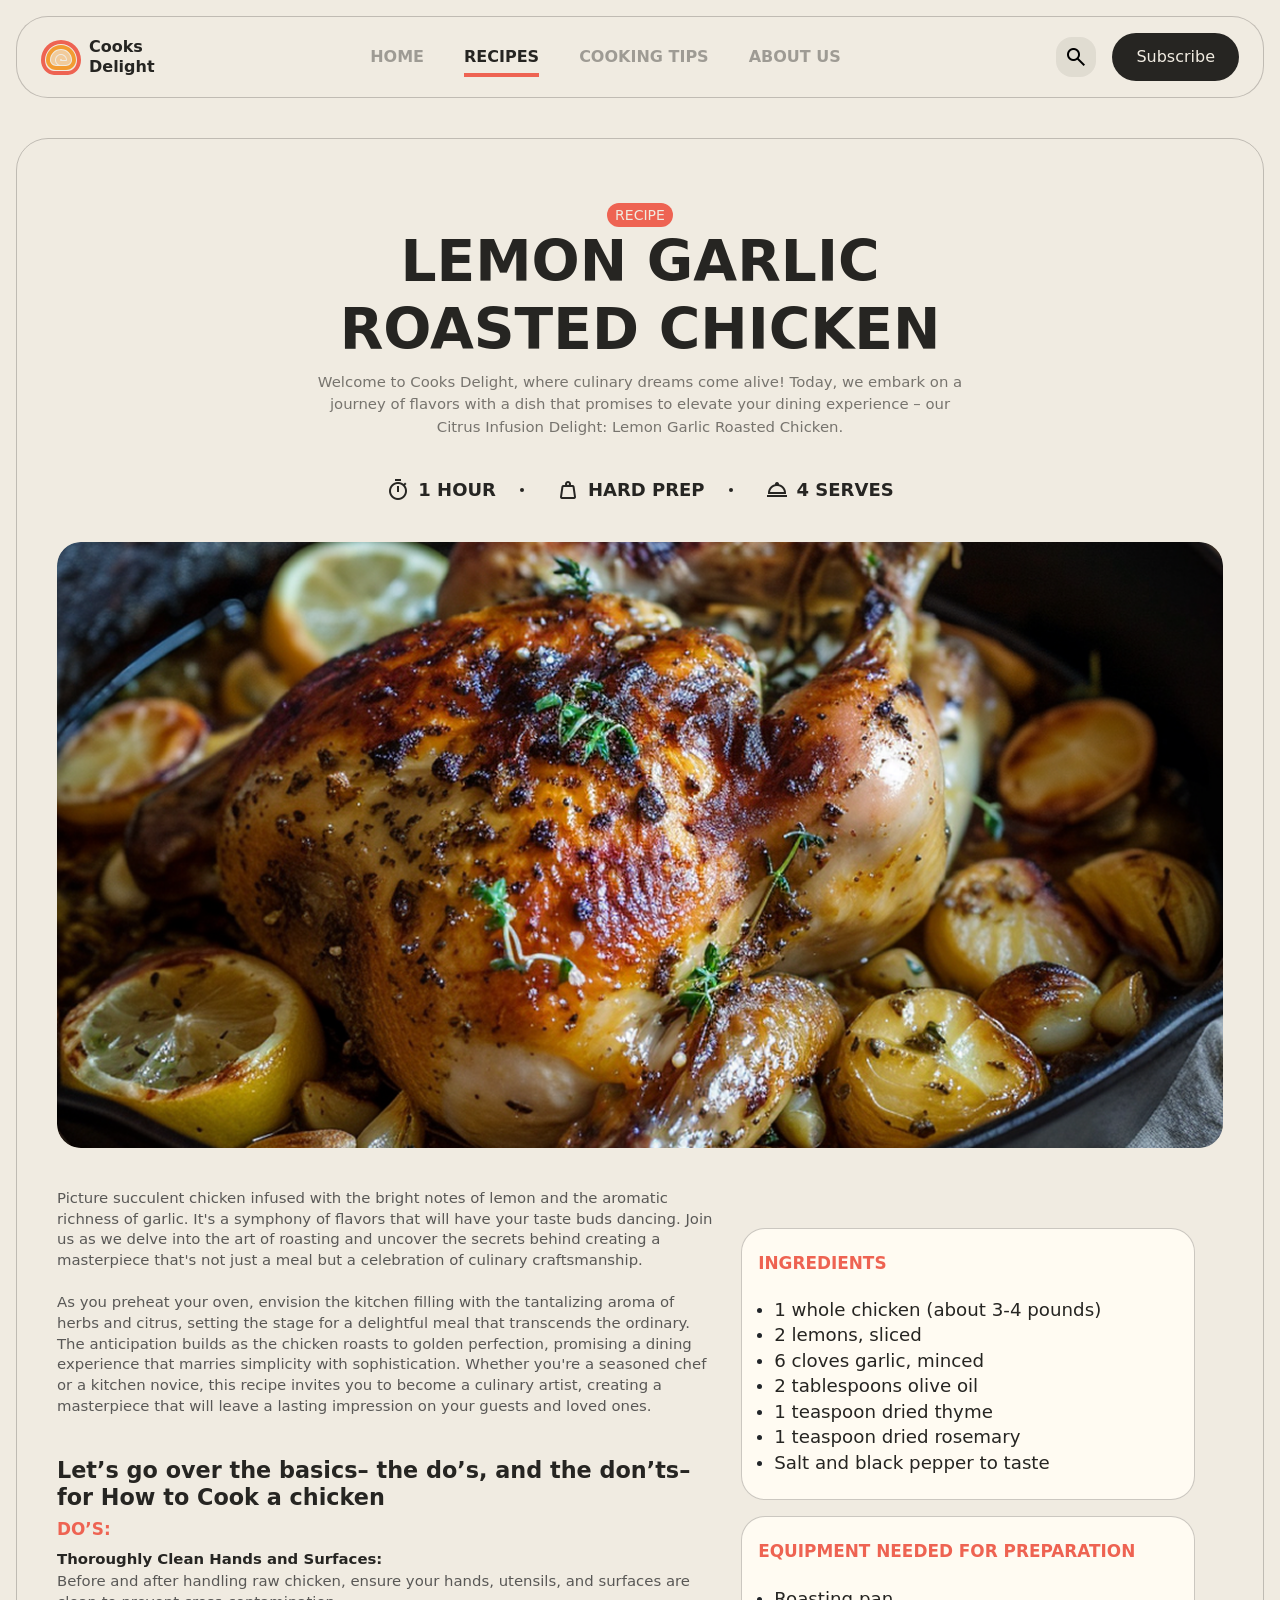
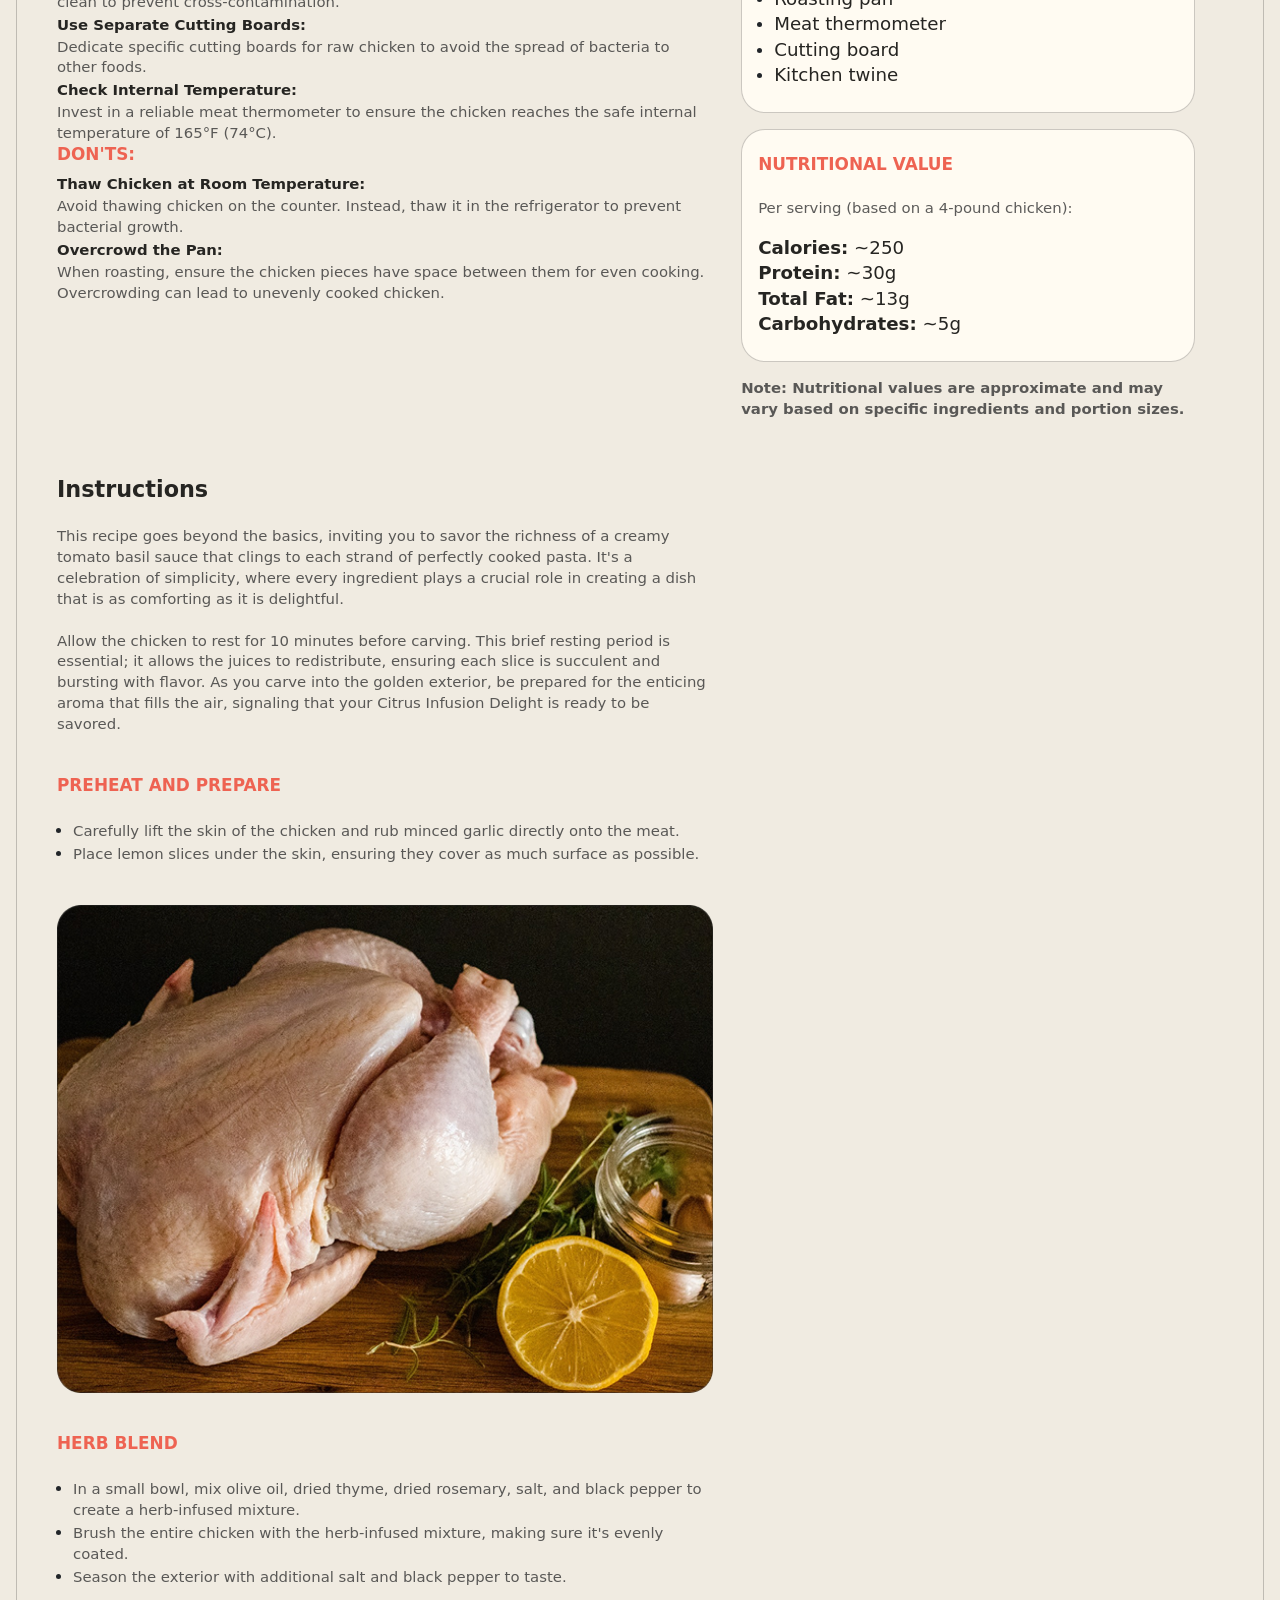
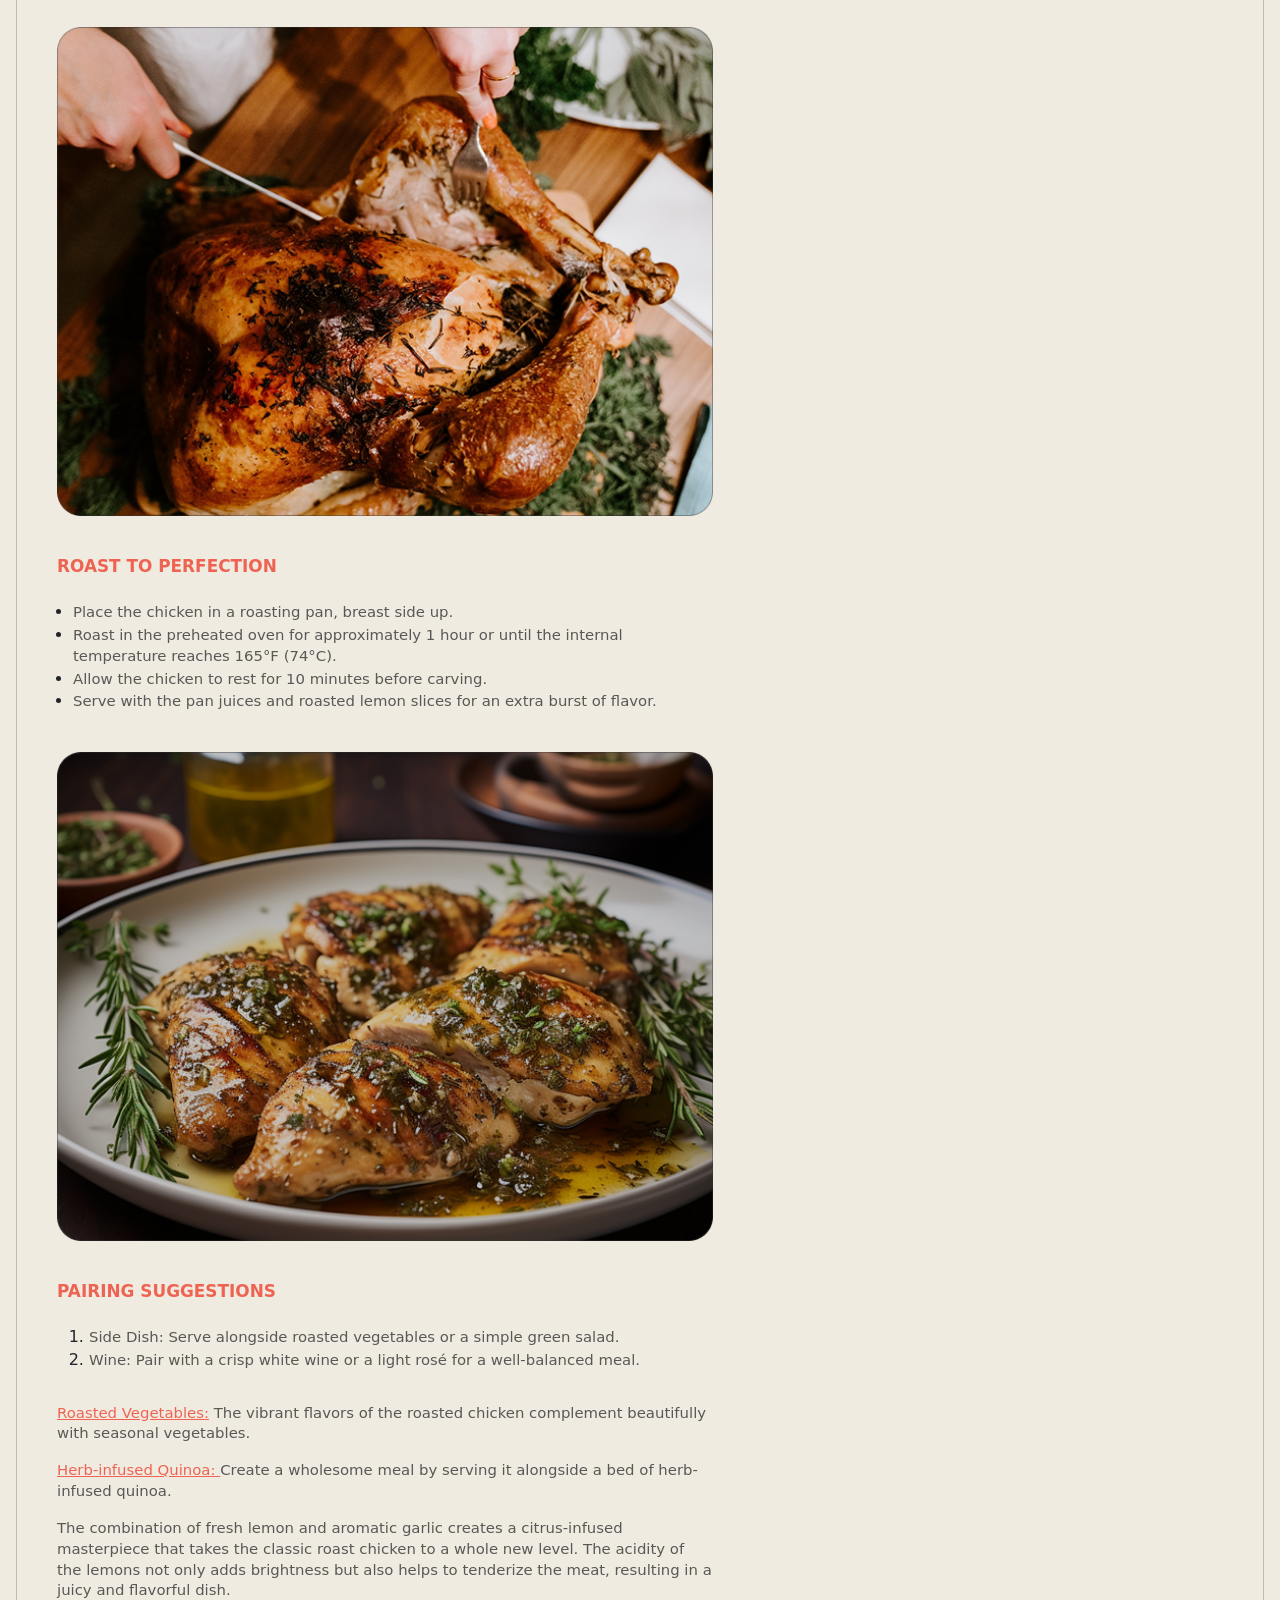
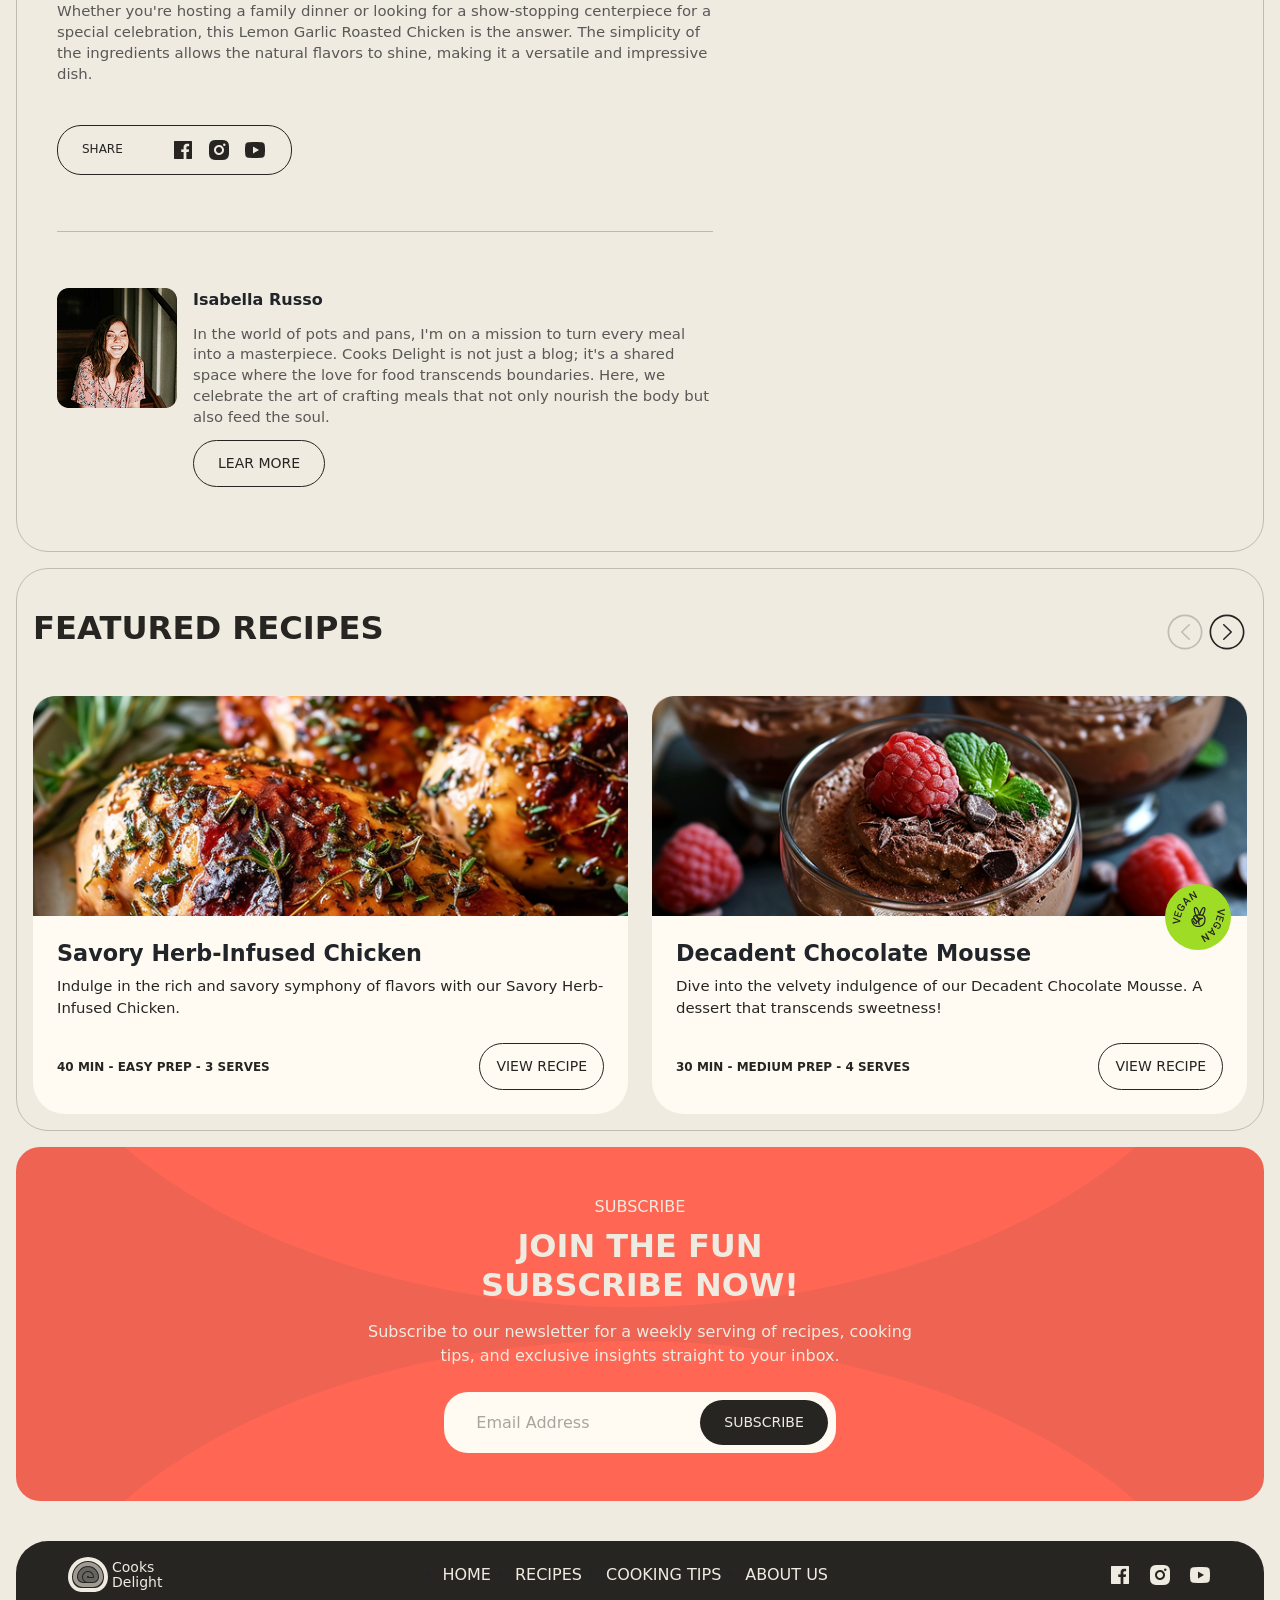
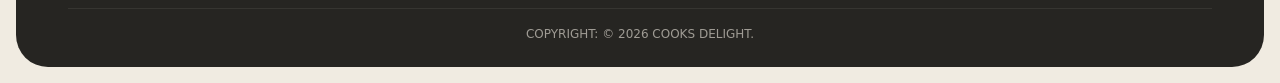
<file: recipes.html>
<!doctype html>
<html lang="en">

<head>
    <meta charset="UTF-8" />
    <meta name="viewport" content="width=device-width, initial-scale=1.0" />
    <link rel="icon" href="img/logo.svg" type="image/x-icon" />
    <title>Cooks Delight</title>
    <link href="https://cdn.jsdelivr.net/npm/bootstrap@5.3.8/dist/css/bootstrap.min.css" rel="stylesheet"
        integrity="sha384-sRIl4kxILFvY47J16cr9ZwB07vP4J8+LH7qKQnuqkuIAvNWLzeN8tE5YBujZqJLB" crossorigin="anonymous" />
    <link
        href="https://fonts.googleapis.com/css2?family=Material+Symbols+Outlined:wght,FILL@100..700,0..1&amp;display=swap"
        rel="stylesheet" />
    <link
        href="https://fonts.googleapis.com/css2?family=Material+Symbols+Outlined:wght,FILL@100..700,0..1&amp;display=swap"
        rel="stylesheet" />
    <link rel="stylesheet" href="css/style.css" />
</head>

<body>
    <header class="position-sticky w-100 top-0 p-3">
        <div class="mobile-nav d-lg-none">
            <div class="mobile-menu d-lg-none">
                <div class="mobile-menu-body">
                    <nav class="w-100">
                        <ul class="p-0">
                            <li>
                                <a href="index.html" class="text-uppercase">Home</a>
                            </li>
                            <li>
                                <a href="recipes.html" class="text-uppercase active">Recipes</a>
                            </li>
                            <li>
                                <a href="cookingtips.html" class="text-uppercase">Cooking tips</a>
                            </li>
                            <li>
                                <a href="aboutus.html" class="text-uppercase">About us</a>
                            </li>
                        </ul>
                    </nav>
                    <div class="d-flex justify-content-center align-items-center gap-3">
                        <button class="btn-mobile d-flex justify-content-center align-items-center">
                            <span class="material-symbols-outlined"> search </span>
                        </button>
                        <button class="btn-mobile sub d-flex justify-content-center align-items-center">
                            Subscribe
                        </button>
                    </div>
                    <div class="link-wrapper d-flex align-items-center justify-content-center gap-3">
                        <a href="#">
                            <img src="img/facebook.png" alt="Facebook" />
                        </a>
                        <a href="#">
                            <img src="img/instagram.png" alt="Instagram" />
                        </a>
                        <a href="#">
                            <img src="img/youtube.png" alt="Youtube" />
                        </a>
                    </div>
                </div>
            </div>
        </div>
        <div class="desktop-menu mx-auto">
            <div class="container-fluid py-3 px-4">
                <nav class="d-flex align-items-center justify-content-between">
                    <div class="d-flex gap-2 align-items-center justify-content-center">
                        <img src="img/Logo.svg" alt="Cooks Delight logo" />
                        <span class="fw-bold lh-sm">Cooks <br />Delight</span>
                    </div>
                    <div class="d-none d-lg-flex justify-content-center align-items-center">
                        <ul class="d-flex gap-4 m-0 p-0 fs-6 fw-bold">
                            <li>
                                <a href="index.html" class="text-uppercase">Home</a>
                            </li>
                            <li>
                                <a href="recipes.html" class="text-uppercase active">Recipes</a>
                            </li>
                            <li>
                                <a href="cookingtips.html" class="text-uppercase">Cooking tips</a>
                            </li>
                            <li>
                                <a href="aboutus.html" class="text-uppercase">About us</a>
                            </li>
                        </ul>
                    </div>
                    <div class="d-none d-lg-flex gap-3 align-items-center justify-content-center">
                        <button class="btn-light d-flex justify-content-center align-items-center">
                            <span class="material-symbols-outlined"> search </span>
                        </button>
                        <button class="btn-sub d-flex justify-content-center align-items-center">
                            Subscribe
                        </button>
                    </div>
                    <div class="mobile-nav d-lg-none d-flex align-items-center">
                        <button id="menu-mobile-button"
                            class="btn-light d-flex align-items-center justify-content-center fs-6 fw-medium">
                            <svg viewBox="0 0 24 24" xmlns="http://www.w3.org/2000/svg" width="24" height="24"
                                style="cursor:pointer">
                                <g stroke-width="1.5" stroke-linecap="round">
                                    <line id="svg-top" class="bar" x1="3" y1="6" x2="21" y2="6" />
                                    <line id="svg-middle" class="bar" x1="3" y1="12" x2="21" y2="12" />
                                    <line id="svg-bottom" class="bar" x1="3" y1="18" x2="21" y2="18" />
                                </g>
                            </svg>
                        </button>
                    </div>
                </nav>
            </div>
        </div>
    </header>

    <main class="p-3">

        <section class="recipe mx-auto">
            <div class="recipe-content">
                <div class="header">
                    <div class="d-flex flex-column justify-content-center align-items-center">
                        <span class="text-uppercase tag">Recipe</span>
                        <h1 class="text-center text-uppercase">Lemon Garlic<br> Roasted Chicken</h1>
                        <p class="text-center message">Welcome to Cooks Delight, where culinary dreams come alive!
                            Today, we embark on a journey of flavors with a dish that promises to elevate your dining
                            experience – our Citrus Infusion Delight: Lemon Garlic Roasted Chicken.</p>
                    </div>
                    <div class="items">
                        <div>
                            <span class="material-symbols-outlined" aria-hidden="true">
                                timer
                            </span>
                            <p>1 hour</p>
                        </div>
                        <div>
                            <span class="material-symbols-outlined" aria-hidden="true">
                                weight
                            </span>
                            <p>hard prep</p>
                        </div>
                        <div>
                            <span class="material-symbols-outlined" aria-hidden="true">
                                room_service
                            </span>
                            <p>4 serves</p>
                        </div>
                    </div>
                    <img src="img/Hero Image.png" alt="">
                </div>
                <div class="row recipe-info">
                   <div class="row">
                        <div class="col-12 col-md-7 d-flex flex-column" style="gap: 40px;">
                            <p class="d-none d-md-block">Picture succulent chicken infused with the bright notes of lemon and the aromatic richness of garlic. It's a symphony of flavors that will have your taste buds dancing. Join us as we delve into the art of roasting and uncover the secrets behind creating a masterpiece that's not just a meal but a celebration of culinary craftsmanship.
                                <br><br/>
                                As you preheat your oven, envision the kitchen filling with the tantalizing aroma of herbs and citrus, setting the stage for a delightful meal that transcends the ordinary. The anticipation builds as the chicken roasts to golden perfection, promising a dining experience that marries simplicity with sophistication. Whether you're a seasoned chef or a kitchen novice, this recipe invites you to become a culinary artist, creating a masterpiece that will leave a lasting impression on your guests and loved ones.
                            </p>
                            <div>
                                <h2>Let’s go over the basics– the do’s, and the don’ts– for How to Cook a chicken</h2>
                                <h3>Do’s:</h3>
                                <ul class="list-unstyled">
                                    <li>
                                        <strong>Thoroughly Clean Hands and Surfaces:</strong>
                                        <p>Before and after handling raw chicken, ensure your hands, utensils, and surfaces are clean to prevent cross-contamination.</p>
                                    </li>
                                    <li>
                                        <strong>Use Separate Cutting Boards:</strong>
                                        <p>Dedicate specific cutting boards for raw chicken to avoid the spread of bacteria to other foods.</p>
                                    </li>
                                    <li>
                                        <strong>Check Internal Temperature:</strong>
                                        <p>Invest in a reliable meat thermometer to ensure the chicken reaches the safe internal temperature of 165°F (74°C).</p>
                                    </li>
                                </ul>
                                <h3>Don'ts:</h3>
                                <ul class="list-unstyled">
                                    <li>
                                        <strong>Thaw Chicken at Room Temperature: </strong>
                                        <p>Avoid thawing chicken on the counter. Instead, thaw it in the refrigerator to prevent bacterial growth.</p>
                                    </li>
                                    <li>
                                        <strong>Overcrowd the Pan: </strong>
                                        <p>When roasting, ensure the chicken pieces have space between them for even cooking. Overcrowding can lead to unevenly cooked chicken.</p>
                                    </li>
                                </ul>
                            </div>
                        </div>
                        <div class="col-12 d-flex flex-column col-md-5 gap-3 info">
                            <div>
                                <h3>Ingredients</h3>
                                <ul>
                                    <li>
                                        <p>1 whole chicken (about 3-4 pounds)</p>
                                    </li>
                                    <li>
                                        <p>2 lemons, sliced</p>
                                    </li>
                                    <li>
                                        <p>6 cloves garlic, minced</p>
                                    </li>
                                    <li>
                                        <p>2 tablespoons olive oil</p>
                                    </li>  
                                    <li>
                                        <p>1 teaspoon dried thyme</p>
                                    </li>   
                                    <li>
                                        <p>1 teaspoon dried rosemary</p>
                                    </li>     
                                    <li>
                                        <p>Salt and black pepper to taste</p>
                                    </li>                        
                                </ul>
                            </div>
                            <div>
                                <h3>Equipment Needed for Preparation</h3>
                                <ul>
                                    <li>
                                        <p>Roasting pan</p>
                                    </li>
                                    <li>
                                        <p>Meat thermometer</p>
                                    </li>
                                    <li>
                                        <p>Cutting board</p>
                                    </li>
                                    <li>
                                        <p>Kitchen twine </p>
                                    </li>
                                </ul>
                            </div>
                            <div>
                                <h3>Nutritional Value</h3>
                                <p>Per serving (based on a 4-pound chicken):</p>
                                <ul class="list-unstyled p-0">
                                    <li>
                                        <p><b>Calories:</b> ~250</p>
                                    </li>
                                    <li>
                                        <p><b>Protein:</b> ~30g</p>
                                    </li>
                                    <li>
                                        <p><b>Total Fat:</b> ~13g</p>
                                    </li>
                                    <li>
                                        <p><b>Carbohydrates:</b> ~5g</p>
                                    </li>
                                </ul>
                            </div>
                            <p><b>Note: Nutritional values are approximate and may vary based on specific ingredients and portion sizes.</b></p>
                        </div>
                    </div>
                    <div class="row">
                        <div class="col-12 col-md-7 d-flex flex-column" style="gap: 40px;">
                            <div class="d-flex flex-column gap-3">
                                <h2>Instructions</h2>
                                <p>This recipe goes beyond the basics, inviting you to savor the richness of a creamy tomato basil sauce that clings to each strand of perfectly cooked pasta. It's a celebration of simplicity, where every ingredient plays a crucial role in creating a dish that is as comforting as it is delightful. <br><br/> Allow the chicken to rest for 10 minutes before carving. This brief resting period is essential; it allows the juices to redistribute, ensuring each slice is succulent and bursting with flavor. As you carve into the golden exterior, be prepared for the enticing aroma that fills the air, signaling that your Citrus Infusion Delight is ready to be savored.</p>
                            </div>
                            <div class="d-flex flex-column gap-3">
                                <h3>Preheat and Prepare</h3>
                                <ul class="ps-3">
                                   <li>
                                    <p>Carefully lift the skin of the chicken and rub minced garlic directly onto the meat.</p>
                                   </li>
                                   <li>
                                    <p>Place lemon slices under the skin, ensuring they cover as much surface as possible.</p>
                                   </li>
                                </ul>
                            </div>
                            <img src="img/recipe/Image.png" alt="">
                            <div class="d-flex flex-column gap-3">
                                <h3>Herb Blend</h3>
                                <ul class="ps-3">
                                   <li>
                                    <p>In a small bowl, mix olive oil, dried thyme, dried rosemary, salt, and black pepper to create a herb-infused mixture.</p>
                                   </li>
                                   <li>
                                    <p>Brush the entire chicken with the herb-infused mixture, making sure it's evenly coated.</p>
                                   </li>
                                   <li>
                                    <p>Season the exterior with additional salt and black pepper to taste.</p>
                                   </li>
                                </ul>
                            </div>
                            <img src="img/recipe/Image(1).png" alt="">
                            <div class="d-flex flex-column gap-3">
                                <h3>Roast to Perfection</h3>
                                <ul class="ps-3">
                                   <li>
                                    <p>Place the chicken in a roasting pan, breast side up.</p>
                                   </li>
                                   <li>
                                    <p>Roast in the preheated oven for approximately 1 hour or until the internal temperature reaches 165°F (74°C).</p>
                                   </li>
                                   <li>
                                    <p>Allow the chicken to rest for 10 minutes before carving.</p>
                                   </li>
                                   <li>
                                    <p>Serve with the pan juices and roasted lemon slices for an extra burst of flavor.</p>
                                   </li>
                                </ul>
                            </div> 
                            <img src="img/recipe/Image(2).png" alt="">
                            <div class="d-flex flex-column gap-3">
                                <h3>Pairing Suggestions</h3>
                                <ol>
                                   <li>
                                    <p>Side Dish: Serve alongside roasted vegetables or a simple green salad.</p>
                                   </li>
                                   <li>
                                    <p>Wine: Pair with a crisp white wine or a light rosé for a well-balanced meal.</p>
                                   </li>
                                </ol>
                                <p><span>Roasted Vegetables:</span> The vibrant flavors of the roasted chicken complement beautifully with seasonal vegetables.</p>
                                <p><span>Herb-infused Quinoa: </span>Create a wholesome meal by serving it alongside a bed of herb-infused quinoa.</p>
                                <p>The combination of fresh lemon and aromatic garlic creates a citrus-infused masterpiece that takes the classic roast chicken to a whole new level. The acidity of the lemons not only adds brightness but also helps to tenderize the meat, resulting in a juicy and flavorful dish.<br>Whether you're hosting a family dinner or looking for a show-stopping centerpiece for a special celebration, this Lemon Garlic Roasted Chicken is the answer. The simplicity of the ingredients allows the natural flavors to shine, making it a versatile and impressive dish.</p>
                            </div>
                            <div class="follow">
                                <p class="text-uppercase">Share</p>
                                <div class="d-flex align-items-center justify-content-center">
                                    <img src="img/facebook-dark.png" alt="">
                                    <img src="img/instagram-dark.png" alt="">
                                    <img src="img/youtube-dark.png" alt="">
                                </div>
                            </div>
                            <hr>
                            <div class="d-flex gap-3 author flex-column flex-md-row">
                                <img src="img/recipe/Author Image.png" alt="">
                                <div class="d-flex flex-column">
                                    <b>Isabella Russo</b>
                                    <p>In the world of pots and pans, I'm on a mission to turn every meal into a masterpiece. Cooks Delight is not just a blog; it's a shared space where the love for food transcends boundaries. Here, we celebrate the art of crafting meals that not only nourish the body but also feed the soul.</p>
                                    <a href="#" class="text-uppercase">Lear more</a>
                                </div>
                            </div>                                                     
                        </div>
                    </div>
                </div>
            </div>
        </section>

        <section class="featured mx-auto">
            <div class="featured-content d-flex flex-column">
                <div class="header">
                    <h2 class="text-uppercase fw-bold">Featured recipes</h2>
                    <div class="controlls">
                        <button>
                            <img src="img/Arrow Left.svg" alt="Prev">
                        </button>
                        <button>
                            <img src="img/Arrow Right.svg" alt="Next">
                        </button>
                    </div>
                </div>
                <div class="row gap-3 gap-lg-0">
                    <div class="col-12 col-lg-6">
                        <article class="card border-0">
                            <img src="img/Savory Herb-Infused Chicken.png" class="card-img-top"
                                alt="Savory Herb-Infused Chicken">
                            <div class="card-body p-4 d-flex flex-column">
                                <h3 class="card-title fw-bold mb-2">
                                    Savory Herb-Infused Chicken
                                </h3>
                                <p class="card-text mb-4">
                                    Indulge in the rich and savory symphony of flavors with our Savory Herb-Infused
                                    Chicken.
                                </p>
                                <div
                                    class="mt-auto d-flex flex-column flex-lg-row gap-3 gap-lg-0 justify-content-between align-items-center">
                                    <span class="fw-bold text-uppercase">40 MIN - EASY PREP - 3 SERVES</span>
                                    <a href="#" class="px-3 py-1.5 fw-medium transition">VIEW RECIPE</a>
                                </div>
                            </div>
                        </article>
                    </div>
                    <div class="col-12 col-lg-6">
                        <article class="card border-0">
                            <img src="img/Decadent Chocolate Mousse.png" class="card-img-top"
                                alt="Decadent Chocolate Mousse">
                            <div class="vegan position-absolute d-flex align-items-center justify-content-center">
                                <img src="img/vegan-tag.svg" alt="Vegan">
                            </div>
                            <div class="card-body p-4 d-flex flex-column">
                                <h3 class="card-title fw-bold mb-2">
                                    Decadent Chocolate Mousse
                                </h3>
                                <p class="card-text mb-4">
                                    Dive into the velvety indulgence of our Decadent Chocolate Mousse. A dessert that
                                    transcends sweetness!
                                </p>
                                <div
                                    class="mt-auto d-flex flex-column flex-lg-row gap-3 gap-lg-0 justify-content-between align-items-center">
                                    <span class="fw-bold text-uppercase">30 MIN - MEDIUM PREP - 4 SERVES</span>
                                    <a href="#" class="px-3 py-1.5 fw-medium transition">VIEW RECIPE</a>
                                </div>
                            </div>
                        </article>
                    </div>
                </div>
            </div>
        </section>

        <section class="cta mx-auto">
            <div class="cta-content">
                <div class="mx-auto py-5">
                    <div class="row gap-4">
                        <div class="col-12">
                            <div class="d-flex flex-column gap-2 text-center">
                                <span class="text-uppercase">Subscribe</span>
                                <h2 class="text-uppercase fw-bold">Join the fun<br>subscribe now!</h2>
                                <p>Subscribe to our newsletter for a weekly serving of recipes, cooking<br> tips, and
                                    exclusive insights
                                    straight to your inbox.</p>
                            </div>
                        </div>
                        <div class="col-12 d-flex justify-content-center align-items-center">
                            <form class="cta-input">
                                <input type="email" placeholder="Email Address">
                                <button class="text-uppercase">Subscribe</button>
                            </form>
                        </div>
                    </div>
                </div>
            </div>
        </section>
    </main>

    <footer class="w-100 p-3 bottom-0">
        <div class="footer-content mx-auto">
            <div class="container-fluid">
                <div class="row gap-3">
                    <div class="col-12">
                        <div
                            class="footer-upper d-flex flex-column flex-md-row py-3 align-items-center justify-content-between">
                            <div class="d-flex align-items-center justify-content-center gap-1">
                                <img src="img/Logo_gray.svg" alt="">
                                <span class="logo-text">
                                    Cooks<br>Delight
                                </span>
                            </div>
                            <nav>
                                <ul class="d-flex flex-column flex-md-row gap-3 gap-md-4 m-0 p-0 fs-6 fw-medium">
                                    <li>
                                        <a href="index.html" class="text-uppercase">Home</a>
                                    </li>
                                    <li>
                                        <a href="recipes.html" class="text-uppercase active">Recipes</a>
                                    </li>
                                    <li>
                                        <a href="cookingtips.html" class="text-uppercase">Cooking tips</a>
                                    </li>
                                    <li>
                                        <a href="aboutus.html" class="text-uppercase">About us</a>
                                    </li>
                                </ul>
                            </nav>
                            <div class="media d-flex justify-content-center align-items-center gap-3">
                                <img src="img/facebook.png" alt="Facebook">
                                <img src="img/instagram.png" alt="Instagram">
                                <img src="img/youtube.png" alt="Youtube">
                            </div>
                        </div>
                    </div>
                    <div class="col-12 d-flex align-items-center justify-content-center">
                        <span class="copy">COPYRIGHT: &copy; 2026 COOKS DELIGHT.</span>
                    </div>
                </div>
            </div>
        </div>
    </footer>

    <script src="js/main.js"></script>
</body>

</html>
</file>
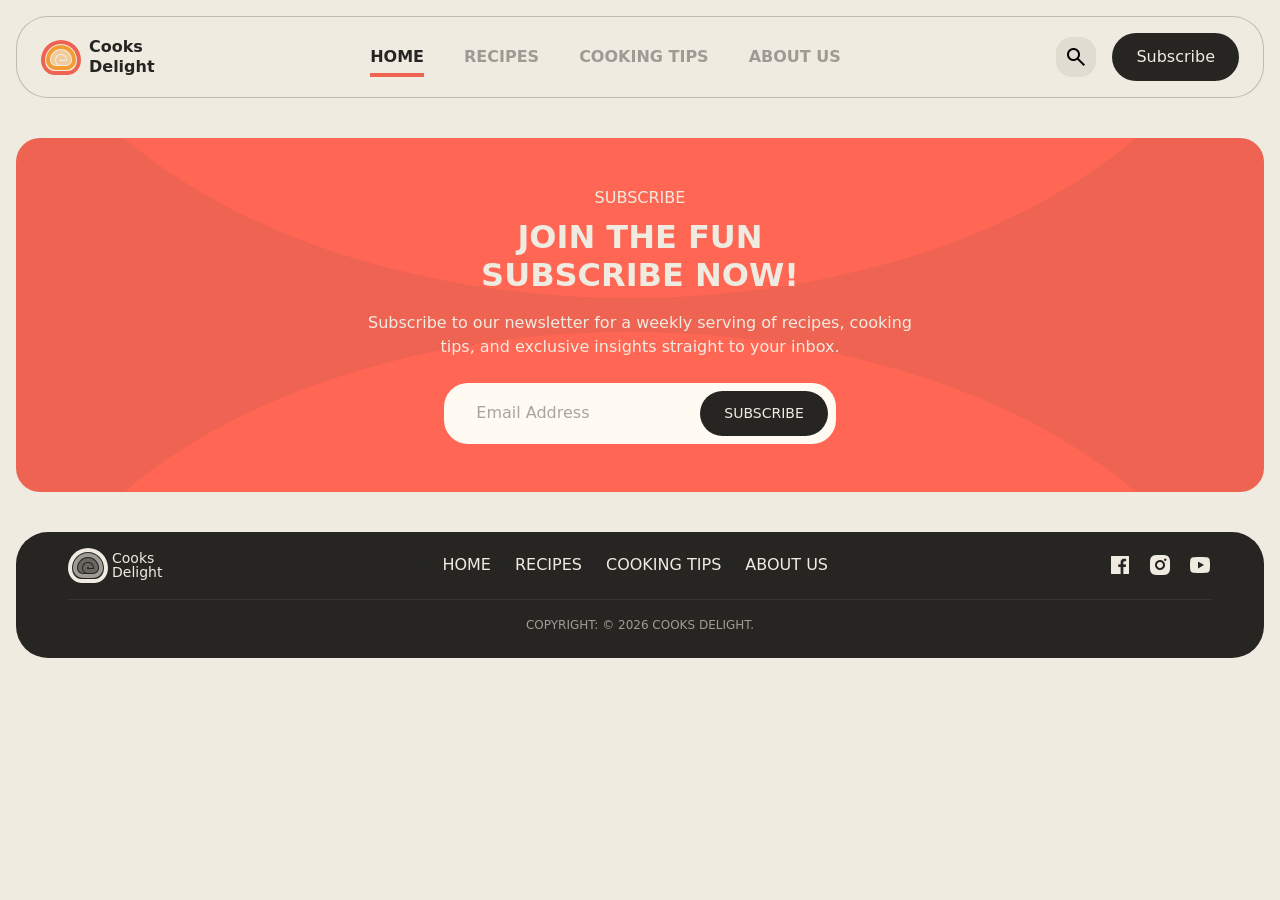
<file: template.html>
<!doctype html>
<html lang="en">

<head>
  <meta charset="UTF-8" />
  <meta name="viewport" content="width=device-width, initial-scale=1.0" />
  <link rel="icon" href="img/logo.svg" type="image/x-icon" />
  <title>Cooks Delight</title>
  <link href="https://cdn.jsdelivr.net/npm/bootstrap@5.3.8/dist/css/bootstrap.min.css" rel="stylesheet"
    integrity="sha384-sRIl4kxILFvY47J16cr9ZwB07vP4J8+LH7qKQnuqkuIAvNWLzeN8tE5YBujZqJLB" crossorigin="anonymous" />
  <link
    href="https://fonts.googleapis.com/css2?family=Material+Symbols+Outlined:wght,FILL@100..700,0..1&amp;display=swap"
    rel="stylesheet" />
  <link
    href="https://fonts.googleapis.com/css2?family=Material+Symbols+Outlined:wght,FILL@100..700,0..1&amp;display=swap"
    rel="stylesheet" />
  <link rel="stylesheet" href="css/style.css" />
</head>

<body>
  <header class="position-sticky w-100 top-0 p-3">
    <div class="mobile-nav d-lg-none">
      <div class="mobile-menu d-lg-none">
        <div class="mobile-menu-body">
          <nav class="w-100">
            <ul class="p-0">
              <li>
                <a href="index.html" class="text-uppercase">Home</a>
              </li>
              <li>
                <a href="recipes.html" class="text-uppercase">Recipes</a>
              </li>
              <li>
                <a href="cookingtips.html" class="text-uppercase">Cooking tips</a>
              </li>
              <li>
                <a href="aboutus.html" class="text-uppercase">About us</a>
              </li>
            </ul>
          </nav>
          <div class="d-flex justify-content-center align-items-center gap-3">
            <button class="btn-mobile d-flex justify-content-center align-items-center">
              <span class="material-symbols-outlined"> search </span>
            </button>
            <button class="btn-mobile sub d-flex justify-content-center align-items-center">
              Subscribe
            </button>
          </div>
          <div class="link-wrapper d-flex align-items-center justify-content-center gap-3">
            <a href="#">
              <img src="img/facebook.png" alt="Facebook" />
            </a>
            <a href="#">
              <img src="img/instagram.png" alt="Instagram" />
            </a>
            <a href="#">
              <img src="img/youtube.png" alt="Youtube" />
            </a>
          </div>
        </div>
      </div>
    </div>
    <div class="desktop-menu mx-auto">
      <div class="container-fluid py-3 px-4">
        <nav class="d-flex align-items-center justify-content-between">
          <div class="d-flex gap-2 align-items-center justify-content-center">
            <img src="img/Logo.svg" alt="Cooks Delight logo" />
            <span class="fw-bold lh-sm">Cooks <br />Delight</span>
          </div>
          <div class="d-none d-lg-flex justify-content-center align-items-center">
            <ul class="d-flex gap-4 m-0 p-0 fs-6 fw-bold">
              <li>
                <a href="index.html" class="text-uppercase active">Home</a>
              </li>
              <li>
                <a href="recipes.html" class="text-uppercase">Recipes</a>
              </li>
              <li>
                <a href="cookingtips.html" class="text-uppercase">Cooking tips</a>
              </li>
              <li>
                <a href="aboutus.html" class="text-uppercase">About us</a>
              </li>
            </ul>
          </div>
          <div class="d-none d-lg-flex gap-3 align-items-center justify-content-center">
            <button class="btn-light d-flex justify-content-center align-items-center">
              <span class="material-symbols-outlined"> search </span>
            </button>
            <button class="btn-sub d-flex justify-content-center align-items-center">
              Subscribe
            </button>
          </div>
          <div class="mobile-nav d-lg-none d-flex align-items-center">
            <button id="menu-mobile-button"
              class="btn-light d-flex align-items-center justify-content-center fs-6 fw-medium">
              <span class="material-symbols-outlined"> menu </span>
            </button>
          </div>
        </nav>
      </div>
    </div>
  </header>

  <main class="p-3">
    <section class="cta mx-auto">
      <div class="cta-content">
        <div class="mx-auto py-5">
          <div class="row gap-4">
            <div class="col-12">
              <div class="d-flex flex-column gap-2 text-center">
                <span class="text-uppercase">Subscribe</span>
                <h2 class="text-uppercase fw-bold">Join the fun<br>subscribe now!</h2>
                <p>Subscribe to our newsletter for a weekly serving of recipes, cooking<br> tips, and exclusive insights
                  straight to your inbox.</p>
              </div>
            </div>
            <div class="col-12 d-flex justify-content-center align-items-center">
              <form class="cta-input">
                <input type="email" placeholder="Email Address">
                <button class="text-uppercase">Subscribe</button>
              </form>
            </div>
          </div>
        </div>
      </div>
    </section>
  </main>

  <footer class="w-100 p-3 bottom-0">
    <div class="footer-content mx-auto">
      <div class="container-fluid">
        <div class="row gap-3">
          <div class="col-12">
            <div class="footer-upper d-flex flex-column flex-md-row py-3 align-items-center justify-content-between">
              <div class="d-flex align-items-center justify-content-center gap-1">
                <img src="img/Logo_gray.svg" alt="">
                <span class="logo-text">
                  Cooks<br>Delight
                </span>
              </div>
              <nav>
                <ul class="d-flex flex-column flex-md-row gap-3 gap-md-4 m-0 p-0 fs-6 fw-medium">
                  <li>
                    <a href="index.html" class="text-uppercase active">Home</a>
                  </li>
                  <li>
                    <a href="recipes.html" class="text-uppercase">Recipes</a>
                  </li>
                  <li>
                    <a href="cookingtips.html" class="text-uppercase">Cooking tips</a>
                  </li>
                  <li>
                    <a href="aboutus.html" class="text-uppercase">About us</a>
                  </li>
                </ul>
              </nav>
              <div class="media d-flex justify-content-center align-items-center gap-3">
                <img src="img/facebook.png" alt="Facebook">
                <img src="img/instagram.png" alt="Instagram">
                <img src="img/youtube.png" alt="Youtube">
              </div>
            </div>
          </div>
          <div class="col-12 d-flex align-items-center justify-content-center">
            <span class="copy">COPYRIGHT: &copy; 2026 COOKS DELIGHT.</span>
          </div>
        </div>
      </div>
    </div>
  </footer>

  <script src="js/main.js"></script>
</body>

</html>
</file>
<file: css/style.css>
:root {
  --background: #f0ebe1;
  --dark: #262522;
  --primary1: #9fdc26;
  --primary2: #f29c33;
  --primary3: #ee6352;
  --primary4: #c4e5fc;
  --light: #fffbf2;
}

body {
  background-color: var(--background);
}

a {
  text-decoration: none;
  color: var(--dark);
}

p {
  margin-bottom: 0;
}

header {
  z-index: 999999;
}
header li {
  list-style: none;
}

#menu-mobile-button .bar {
  transition: transform 0.4s cubic-bezier(0.4, 0, 0.2, 1), opacity 0.3s ease;
  transform-origin: 12px 12px;
}

.mobile-menu {
  display: block;
  position: absolute;
  left: 1rem;
  right: 1rem;
  z-index: 9998;
  max-width: 1312px;
  margin-inline: auto;
  background-color: var(--dark);
  border-radius: 0 0 32px 32px;
  height: auto;
  top: calc(100% - 1rem);
  transform: translateY(-100%);
  opacity: 0;
  pointer-events: none;
  transition: transform 300ms cubic-bezier(0.4, 0, 0.2, 1), opacity 300ms ease;
}
.mobile-menu .mobile-menu-body {
  overflow-y: auto;
  position: relative;
  display: flex;
  flex-direction: column;
  align-items: center;
  height: auto;
  padding: 1rem;
  gap: 40px;
  width: 100%;
}
.mobile-menu .mobile-menu-body li {
  padding-inline: 8px;
  padding-block: 16px;
  border-bottom: 1px solid rgba(255, 251, 242, 0.16);
}
.mobile-menu .mobile-menu-body a {
  color: var(--background);
}
.mobile-menu .mobile-menu-body a.active, .mobile-menu .mobile-menu-body a:hover {
  color: var(--primary3);
}
.mobile-menu .mobile-menu-body .btn-mobile {
  color: var(--background);
  border: none;
  background-color: rgba(255, 251, 242, 0.16);
  border-radius: 16px;
  padding: 8px;
}
.mobile-menu .mobile-menu-body .btn-mobile.sub {
  padding-inline: 24px;
  padding-block: 10px;
  border-radius: 24px;
}

.mobile-open .desktop-menu {
  background-color: var(--dark);
  color: var(--background);
  border-radius: 32px 32px 0 0;
}
.mobile-open .desktop-menu button {
  color: var(--background);
}
.mobile-open .mobile-menu {
  transform: translateY(0);
  opacity: 1;
  pointer-events: auto;
}
.mobile-open #menu-mobile-button {
  background-color: rgba(255, 251, 242, 0.16);
  stroke: var(--primary2);
}

.desktop-menu {
  z-index: 9999;
  position: relative;
  max-width: 1312px;
  color: var(--dark);
  background-color: var(--background);
  border: 1px solid rgba(38, 37, 34, 0.24);
  border-radius: 32px;
  transition-property: all;
  transition-timing-function: cubic-bezier(0.4, 0, 0.2, 1);
  transition-duration: 150ms;
}
.desktop-menu li a {
  padding: 8px;
  opacity: 40%;
  display: inline-block;
  position: relative;
  transition-property: all;
  transition-timing-function: cubic-bezier(0.4, 0, 0.2, 1);
  transition-duration: 150ms;
}
.desktop-menu li a.active, .desktop-menu li a:hover {
  opacity: 100%;
}
.desktop-menu li a.active::after, .desktop-menu li a:hover::after {
  content: "";
  position: absolute;
  left: 8px;
  right: 8px;
  bottom: 0;
  height: 4px;
  background-color: var(--primary3);
}
.desktop-menu .btn-light {
  border: none;
  background-color: rgba(38, 37, 34, 0.08);
  border-radius: 16px;
  padding: 8px;
  stroke: var(--dark);
}
.desktop-menu .btn-sub {
  background-color: var(--dark);
  padding-block: 12px;
  padding-inline: 24px;
  color: var(--background);
  border-radius: 24px;
  border: none;
}

section {
  max-width: 1312px;
  padding-block: 8px;
}

button {
  transition-property: all;
  transition-timing-function: cubic-bezier(0.4, 0, 0.2, 1);
  transition-duration: 150ms;
}
button:hover {
  opacity: 0.9;
}
button:active {
  transform: translateY(1px);
}

ul {
  padding: 0;
  margin: 0;
}

footer .footer-content {
  max-width: 1312px;
  background-color: var(--dark);
  padding-inline: 40px;
  padding-bottom: 24px;
  border-radius: 32px;
}
@media all and (width < 768px) {
  footer .footer-content {
    padding-inline: 24px;
    padding-bottom: 24px;
  }
}
footer .footer-content .logo-text {
  font-size: 14px;
  line-height: 103%;
  color: var(--background);
}
footer .footer-content .media img {
  cursor: pointer;
}
footer .footer-content .footer-upper {
  border-bottom: 1px solid rgba(240, 235, 225, 0.08);
}
@media all and (width < 768px) {
  footer .footer-content .footer-upper {
    gap: 24px;
  }
}
footer .footer-content .copy {
  color: rgba(240, 235, 225, 0.6);
  font-size: 12px;
}
@media all and (width < 768px) {
  footer .footer-content nav {
    width: 100%;
  }
}
@media all and (width < 768px) {
  footer .footer-content nav ul li {
    padding-bottom: 12px;
    border-bottom: 1px solid rgba(240, 235, 225, 0.24);
  }
  footer .footer-content nav ul li:last-child {
    border-bottom: none;
  }
}
footer .footer-content nav ul li a {
  color: var(--background);
  transition-property: all;
  transition-timing-function: cubic-bezier(0.4, 0, 0.2, 1);
  transition-duration: 150ms;
}
footer .footer-content nav ul li a:hover {
  color: var(--primary3);
}

.cta .cta-content {
  background-color: var(--primary3);
  border-radius: 24px;
  color: var(--background);
  position: relative;
  overflow: hidden;
  z-index: 1;
}
.cta .cta-content::after, .cta .cta-content::before {
  content: "";
  position: absolute;
  width: 100%;
  height: 772px;
  background-color: #ff6653;
  border-radius: 50%;
  left: -10px;
  z-index: -1;
}
@media all and (width < 768px) {
  .cta .cta-content::after, .cta .cta-content::before {
    height: 389px;
  }
}
.cta .cta-content::before {
  top: -612px;
}
@media all and (width < 768px) {
  .cta .cta-content::before {
    top: -212px;
  }
}
.cta .cta-content::after {
  bottom: -612px;
}
@media all and (width < 768px) {
  .cta .cta-content::after {
    bottom: -212px;
  }
}
@media all and (width < 768px) {
  .cta .cta-content {
    padding-inline: 1rem;
    padding-block: 64px;
  }
}
.cta .cta-content .cta-input {
  border-radius: 24px;
  background-color: var(--light);
  padding: 8px;
  display: flex;
  align-items: center;
  justify-content: space-between;
}
@media all and (width < 768px) {
  .cta .cta-content .cta-input {
    flex-direction: column;
    padding: 0;
    gap: 8px;
    background-color: transparent;
    width: 100%;
  }
}
.cta .cta-content .cta-input input {
  flex-grow: 1;
  border: none;
  background: transparent;
  padding-inline: 24px;
  line-height: 24px;
}
.cta .cta-content .cta-input input::-moz-placeholder {
  color: rgba(38, 37, 34, 0.4);
}
.cta .cta-content .cta-input input::placeholder {
  color: rgba(38, 37, 34, 0.4);
}
.cta .cta-content .cta-input input:focus {
  outline: none;
}
@media all and (width < 768px) {
  .cta .cta-content .cta-input input {
    width: 100%;
    padding-block: 12px;
    padding-inline: 24px;
    background-color: var(--background);
    border-radius: 24px;
  }
}
.cta .cta-content .cta-input button {
  border: none;
  border-radius: 24px;
  color: var(--background);
  background-color: var(--dark);
  padding-inline: 24px;
  padding-block: 12px;
  font-size: 14px;
}
@media all and (width < 768px) {
  .cta .cta-content .cta-input button {
    width: 100%;
    padding-block: 12px;
    padding-inline: 24px;
  }
}

.hero {
  background: url(../img/Hero_Section.png) no-repeat;
  background-position: cover;
  border-radius: 32px;
  color: var(--background);
}
.hero .hero-content {
  padding-block: 120px;
}
@media all and (width < 768px) {
  .hero .hero-content {
    padding-inline: 16px;
  }
}
.hero .hero-content h1 {
  font-size: clamp(2.375rem, 0.625rem + 3.6458vw, 5rem);
}
.hero .hero-content button {
  background-color: var(--primary2);
  border-radius: 24px;
  padding-inline: 24px;
  padding-block: 12px;
  color: var(--dark);
  font-size: 14px;
  border: none;
  outline: none;
}

.hero-alt .alt-content {
  padding-block: 64px;
}
@media all and (width < 768px) {
  .hero-alt .alt-content {
    padding-inline: 16px;
  }
}
.hero-alt .alt-content h1 {
  font-size: clamp(2.375rem, 0.625rem + 3.6458vw, 5rem);
  letter-spacing: -1%;
  font-weight: 800;
  line-height: 100%;
}
.hero-alt .alt-content p {
  font-size: clamp(1rem, 0.7917rem + 0.434vw, 1.3125rem);
  color: rgba(38, 37, 34, 0.6);
}
.hero-alt .alt-content a {
  font-size: 14px;
  border-radius: 24px;
  padding-inline: 24px;
  padding-block: 12px;
  background-color: var(--primary2);
  color: var(--dark);
  width: -moz-fit-content;
  width: fit-content;
}
.hero-alt .alt-content a:hover {
  opacity: 80%;
}
.hero-alt .alt-content a:active {
  transform: translateY(1px);
}
.hero-alt .alt-content .text {
  display: flex;
  flex-direction: column;
  gap: 40px;
  align-self: flex-end;
}

.explore .explore-content {
  background-color: var(--primary4);
  color: var(--dark);
  border-radius: 32px;
  padding: 40px;
}
@media all and (width < 768px) {
  .explore .explore-content {
    padding-inline: 24px;
  }
}
.explore .explore-content > div {
  align-items: stretch;
}
.explore .explore-content li {
  display: flex;
  align-items: center;
  justify-content: space-between;
  padding-block: 16px;
  border-bottom: 1px solid rgba(38, 37, 34, 0.16);
}
.explore .explore-content li p {
  margin: 0;
  font-size: clamp(1rem, 0.9167rem + 0.1736vw, 1.125rem);
  letter-spacing: 2%;
  font-weight: 600;
}
.explore .explore-content .text-wrapper {
  max-width: 494px;
  gap: 40px;
}
.explore .explore-content .text-wrapper span {
  background-color: var(--primary3);
  color: var(--background);
  padding-inline: 8px;
  padding-block: 4px;
  line-height: 16px;
  font-size: 14px;
  border-radius: 12px;
  width: -moz-fit-content;
  width: fit-content;
}
.explore .explore-content .text-wrapper h2 {
  font-size: clamp(1.625rem, 1.0417rem + 1.2153vw, 2.5rem);
}
.explore .explore-content .text-wrapper p {
  font-size: clamp(0.875rem, 0.7917rem + 0.1736vw, 1rem);
}
.explore .explore-content .text-wrapper button {
  border: 1px solid var(--dark);
  border-radius: 24px;
  background-color: transparent;
  outline: none;
  padding-inline: 24px;
  padding-block: 12px;
  width: -moz-fit-content;
  width: fit-content;
}
.explore .explore-content .text-wrapper button:hover {
  background-color: var(--dark);
  color: var(--primary4);
}

.featured .featured-content {
  padding-inline: 16px;
  padding-top: 40px;
  padding-bottom: 16px;
  border: 1px solid rgba(38, 37, 34, 0.24);
  border-radius: 32px;
  gap: 40px;
}
.featured .featured-content .header {
  display: flex;
  align-items: center;
  justify-content: space-between;
  flex-wrap: wrap;
}
.featured .featured-content .header h2 {
  color: var(--dark);
  font-size: clamp(1.625rem, 1.0417rem + 1.2153vw, 2.5rem);
}

.featured .controlls,
.cards .controlls,
.nourishing .controlls {
  display: flex;
  align-items: center;
  justify-content: center;
  gap: 2px;
}
.featured .controlls button,
.cards .controlls button,
.nourishing .controlls button {
  padding: 0;
  background: transparent;
  border: none;
  outline: none;
}
.featured .card,
.cards .card,
.nourishing .card {
  background-color: var(--light);
  border-radius: 32px;
  border: 1px solid rgba(38, 37, 34, 0.16);
}
.featured .card .vegan,
.cards .card .vegan,
.nourishing .card .vegan {
  top: clamp(45%, 0.7917rem + 0.1736vw, 40%);
  right: 16px;
}
@media all and (768px <= width < 1024px) {
  .featured .card .vegan,
  .cards .card .vegan,
  .nourishing .card .vegan {
    top: clamp(45%, 0.7917rem + 0.1736vw, 55%);
  }
}
@media all and (width < 768px) {
  .featured .card .vegan,
  .cards .card .vegan,
  .nourishing .card .vegan {
    top: clamp(25%, 0.7917rem + 0.1736vw, 90%);
  }
}
.featured .card h3,
.cards .card h3,
.nourishing .card h3 {
  font-size: clamp(1.3125rem, 1.1875rem + 0.2604vw, 1.5rem);
  line-height: 120%;
  letter-spacing: -1%;
}
.featured .card p,
.cards .card p,
.nourishing .card p {
  color: var(--dark);
  font-size: clamp(0.875rem, 0.7917rem + 0.1736vw, 1rem);
}
.featured .card span,
.cards .card span,
.nourishing .card span {
  font-size: 12px;
  color: var(--dark);
}
.featured .card a,
.cards .card a,
.nourishing .card a {
  border: 1px solid var(--dark);
  border-radius: 24px;
  background-color: transparent;
  outline: none;
  padding-inline: 24px;
  padding-block: 12px;
  font-size: 14px;
}
.featured .card a:hover,
.cards .card a:hover,
.nourishing .card a:hover {
  background-color: var(--dark);
  color: var(--light);
}
@media all and (width < 768px) {
  .featured .card a,
  .cards .card a,
  .nourishing .card a {
    width: 100%;
    text-align: center;
  }
}

.cards .cards-content .header {
  padding-bottom: 40px;
}
.cards .cards-content .header.ct {
  display: flex;
  align-items: center;
  justify-content: space-between;
  flex-wrap: wrap;
}
.cards .cards-content .header h2 {
  color: var(--dark);
  font-size: clamp(1.625rem, 1.0417rem + 1.2153vw, 2.5rem);
}
.cards .cards-content .header span {
  background-color: var(--primary3);
  color: var(--background);
  padding-inline: 8px;
  padding-block: 4px;
  line-height: 16px;
  font-size: 14px;
  border-radius: 12px;
  width: -moz-fit-content;
  width: fit-content;
}
.cards .cards-content .header p {
  font-size: clamp(0.875rem, 0.7917rem + 0.1736vw, 1rem);
}
.cards .cards-content .header .pills {
  display: flex;
  align-items: center;
  justify-content: center;
  flex-wrap: wrap;
  gap: 16px;
}
.cards .cards-content .header .pills .pill {
  border-radius: 24px;
  padding-inline: 24px;
  padding-block: 12px;
  border: 1px solid rgba(38, 37, 34, 0.4);
  cursor: pointer;
}
.cards .cards-content .header .pills .pill:hover {
  border-color: var(--dark);
}
.cards .cards-content .header .pills .pill.active {
  border-color: var(--dark);
  background-color: var(--primary1);
}

.aboutus .aboutus-content {
  border: 1px solid rgba(38, 37, 34, 0.24);
  border-radius: 32px;
  padding: 14px;
}
.aboutus .aboutus-content img {
  border-radius: 24px;
}
.aboutus .aboutus-content h2 {
  color: var(--dark);
  font-size: clamp(1.625rem, 1.0417rem + 1.2153vw, 2.5rem);
}
.aboutus .aboutus-content span {
  background-color: var(--primary3);
  color: var(--background);
  padding-inline: 8px;
  padding-block: 4px;
  line-height: 16px;
  font-size: 14px;
  border-radius: 12px;
  width: -moz-fit-content;
  width: fit-content;
}
.aboutus .aboutus-content p {
  font-size: clamp(0.875rem, 0.7917rem + 0.1736vw, 1rem);
}
.aboutus .aboutus-content a {
  border: 1px solid var(--dark);
  border-radius: 24px;
  background-color: transparent;
  outline: none;
  padding-inline: 24px;
  padding-block: 12px;
  width: -moz-fit-content;
  width: fit-content;
}
.aboutus .aboutus-content a:hover {
  background-color: var(--dark);
  color: var(--primary4);
}

.nourishing .nourishing-content {
  background-color: var(--primary4);
  padding-inline: 40px;
  padding-bottom: 40px;
  padding-top: 64px;
  border-radius: 32px;
}
.nourishing .nourishing-content .header {
  display: flex;
  align-items: center;
  justify-content: space-between;
  flex-wrap: wrap;
}
.nourishing .nourishing-content .header h2 {
  color: var(--dark);
  font-size: clamp(1.625rem, 1.0417rem + 1.2153vw, 2.5rem);
}
.nourishing .nourishing-content .card h3,
.nourishing .nourishing-content .card p,
.nourishing .nourishing-content .card span {
  color: var(--background);
}

.about .about-content {
  border: 1px solid rgba(38, 37, 34, 0.24);
  border-radius: 32px;
  padding: 16px;
  gap: 64px;
  display: flex;
  flex-direction: column;
}
.about .about-content .follow {
  display: flex;
  align-items: center;
  justify-content: space-between;
  padding-inline: 24px;
  padding-block: 12px;
  border: 1px solid var(--dark);
  border-radius: 24px;
}
.about .about-content .follow img {
  cursor: pointer;
}
.about .about-content .message {
  display: flex;
  flex-direction: column;
  gap: 16px;
  padding-inline: 24px;
  padding-top: 16px;
}
.about .about-content .message h2 {
  font-size: clamp(1.625rem, 1.0417rem + 1.2153vw, 2.5rem);
  color: var(--dark);
  letter-spacing: 1%;
  font-weight: 700;
}
.about .about-content .message p {
  font-size: clamp(0.875rem, 0.7917rem + 0.1736vw, 1rem);
  color: rgba(51, 51, 51, 0.8);
  line-height: 140%;
  letter-spacing: 1%;
}
.about .about-content .message img {
  width: -moz-min-content;
  width: min-content;
}

.recipe .recipe-content {
  border: 1px solid rgba(38, 37, 34, 0.24);
  border-radius: 32px;
  display: flex;
  flex-direction: column;
  padding-inline: 40px;
  padding-block: 64px;
  gap: 40px;
}
@media all and (width < 768px) {
  .recipe .recipe-content {
    padding-inline: 16px;
    padding-bottom: 40px;
  }
}
.recipe .recipe-content .header {
  display: flex;
  flex-direction: column;
  gap: 40px;
}
.recipe .recipe-content .header img {
  border-radius: 24px;
  -o-object-fit: cover;
     object-fit: cover;
  min-height: 480px;
}
.recipe .recipe-content .header h1 {
  color: var(--dark);
  font-weight: 800;
  font-size: clamp(2.375rem, 0.625rem + 3.6458vw, 5rem);
}
.recipe .recipe-content .header .tag {
  background-color: var(--primary3);
  color: var(--background);
  padding-inline: 8px;
  padding-block: 4px;
  line-height: 16px;
  font-size: 14px;
  border-radius: 12px;
  width: -moz-fit-content;
  width: fit-content;
}
.recipe .recipe-content .header .message {
  color: rgba(38, 37, 34, 0.6);
  font-size: clamp(0.875rem, 0.7917rem + 0.1736vw, 1rem);
  max-width: 648px;
}
.recipe .recipe-content .header .items {
  display: flex;
  align-items: center;
  justify-content: center;
  flex-wrap: wrap;
}
.recipe .recipe-content .header .items > div {
  display: flex;
  align-items: center;
  justify-content: center;
  gap: 8px;
  color: var(--dark);
  --gap: 24px;
}
@media all and (width < 379px) {
  .recipe .recipe-content .header .items > div {
    --gap: 12px ;
  }
}
.recipe .recipe-content .header .items > div p {
  font-size: 18px;
  font-weight: 600;
  letter-spacing: 2%;
  line-height: 100%;
  text-transform: uppercase;
}
.recipe .recipe-content .header .items > div:first-child {
  padding-right: var(--gap);
}
.recipe .recipe-content .header .items > div:nth-child(2) {
  padding-right: var(--gap);
}
.recipe .recipe-content .header .items > div:not(:first-child)::before {
  content: "";
  background-color: var(--dark);
  border-radius: 100%;
  height: 4px;
  width: 4px;
  margin-right: var(--gap);
}
.recipe .recipe-content .recipe-info {
  gap: 40px;
}
.recipe .recipe-content .recipe-info p, .recipe .recipe-content .recipe-info strong {
  font-size: clamp(0.875rem, 0.7917rem + 0.1736vw, 1rem);
  line-height: 140%;
  letter-spacing: 1%;
  color: rgba(51, 51, 51, 0.8);
}
.recipe .recipe-content .recipe-info strong {
  color: var(--dark);
}
.recipe .recipe-content .recipe-info h2 {
  font-size: clamp(1.3125rem, 1.1875rem + 0.2604vw, 1.5rem);
  letter-spacing: -1%;
  line-height: 120%;
  font-weight: 700;
  color: var(--dark);
}
.recipe .recipe-content .recipe-info h3 {
  font-size: clamp(1rem, 0.9167rem + 0.1736vw, 1.125rem);
  letter-spacing: 2%;
  font-weight: 600;
  color: var(--primary3);
  text-transform: uppercase;
}
.recipe .recipe-content .recipe-info span {
  color: var(--primary3);
  text-decoration: underline;
}
.recipe .recipe-content .recipe-info .follow {
  display: flex;
  align-items: center;
  justify-content: center;
  gap: 48px;
  padding-inline: 24px;
  padding-block: 12px;
  border-radius: 24px;
  border: 1px solid var(--dark);
  width: -moz-min-content;
  width: min-content;
}
.recipe .recipe-content .recipe-info .follow p {
  font-size: 12px;
  line-height: 120%;
  font-weight: 500;
  letter-spacing: 1%;
  color: var(--dark);
}
.recipe .recipe-content .recipe-info .follow > div {
  gap: 12px;
}
.recipe .recipe-content .recipe-info .follow img {
  cursor: pointer;
}
.recipe .recipe-content .recipe-info .author img {
  max-height: 120px;
  max-width: 120px;
}
.recipe .recipe-content .recipe-info .author > div {
  gap: 12px;
}
.recipe .recipe-content .recipe-info .author a {
  padding-inline: 24px;
  padding-block: 12px;
  border-radius: 24px;
  border: 1px solid var(--dark);
  font-size: 14px;
  font-weight: 500;
  width: -moz-fit-content;
  width: fit-content;
}
.recipe .recipe-content .recipe-info .info {
  padding-inline: 16px;
  padding-bottom: 16px;
  padding-top: 40px;
}
.recipe .recipe-content .recipe-info .info > div {
  width: auto;
  display: flex;
  flex-direction: column;
  gap: 16px;
  padding-inline: 16px;
  padding-block: 24px;
  border-radius: 24px;
  background-color: var(--light);
  border: 1px solid rgba(38, 37, 34, 0.24);
}
.recipe .recipe-content .recipe-info .info > div ul {
  padding-left: 16px;
}
.recipe .recipe-content .recipe-info .info > div ul p {
  font-size: clamp(1rem, 0.7917rem + 0.434vw, 1.3125rem);
  color: var(--dark);
}/*# sourceMappingURL=style.css.map */
</file>
